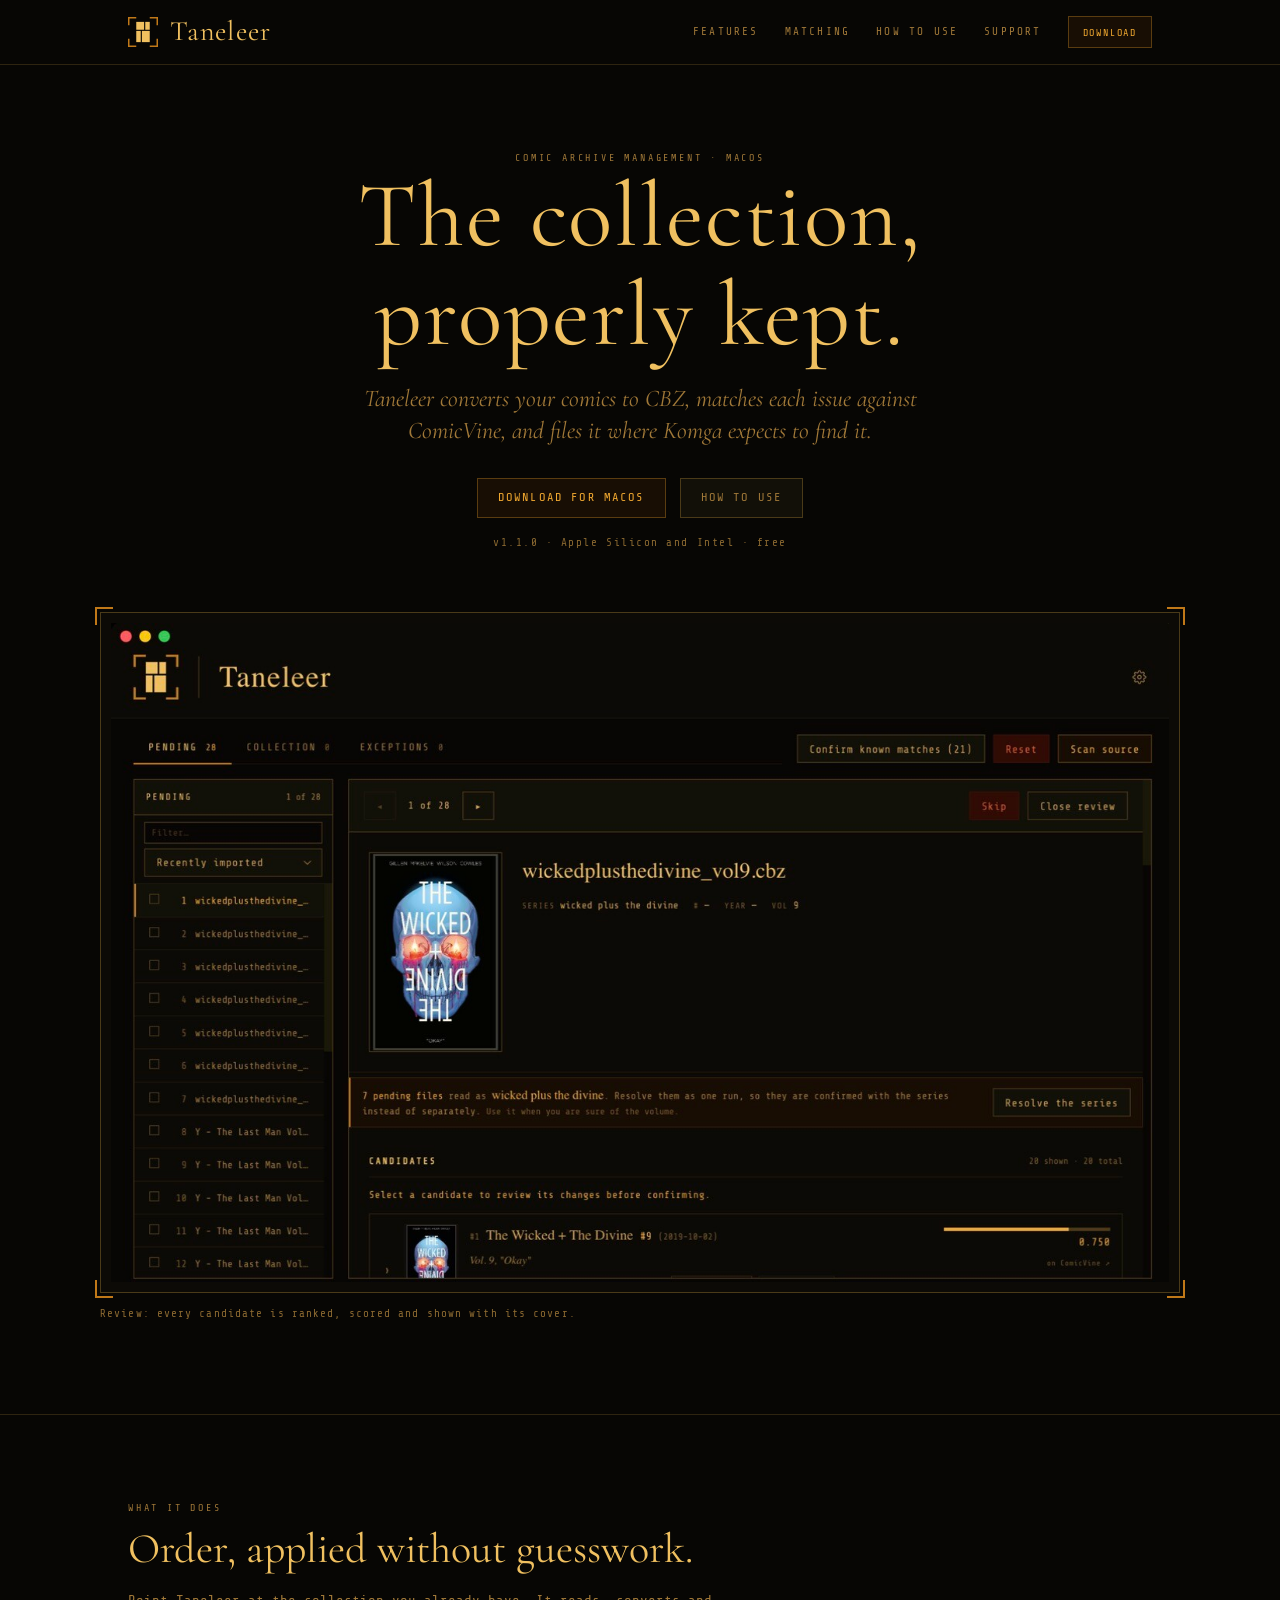
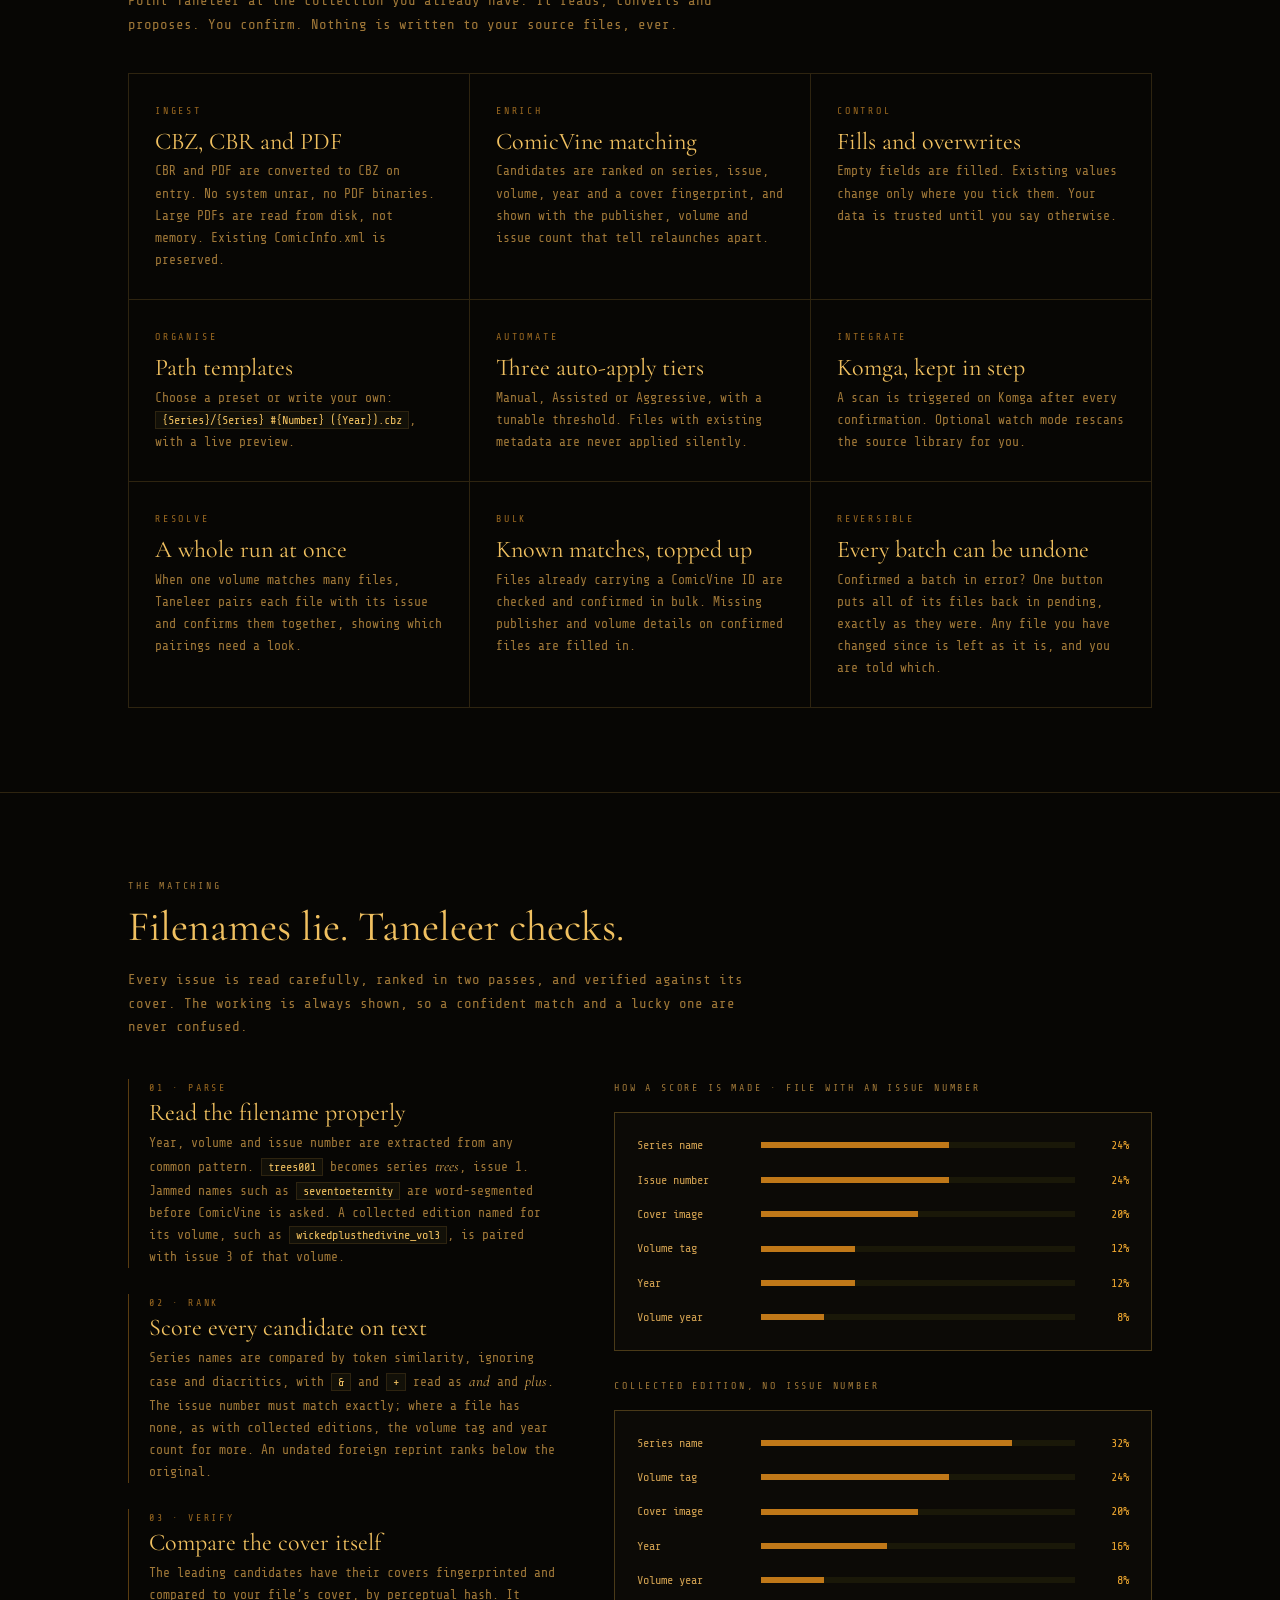
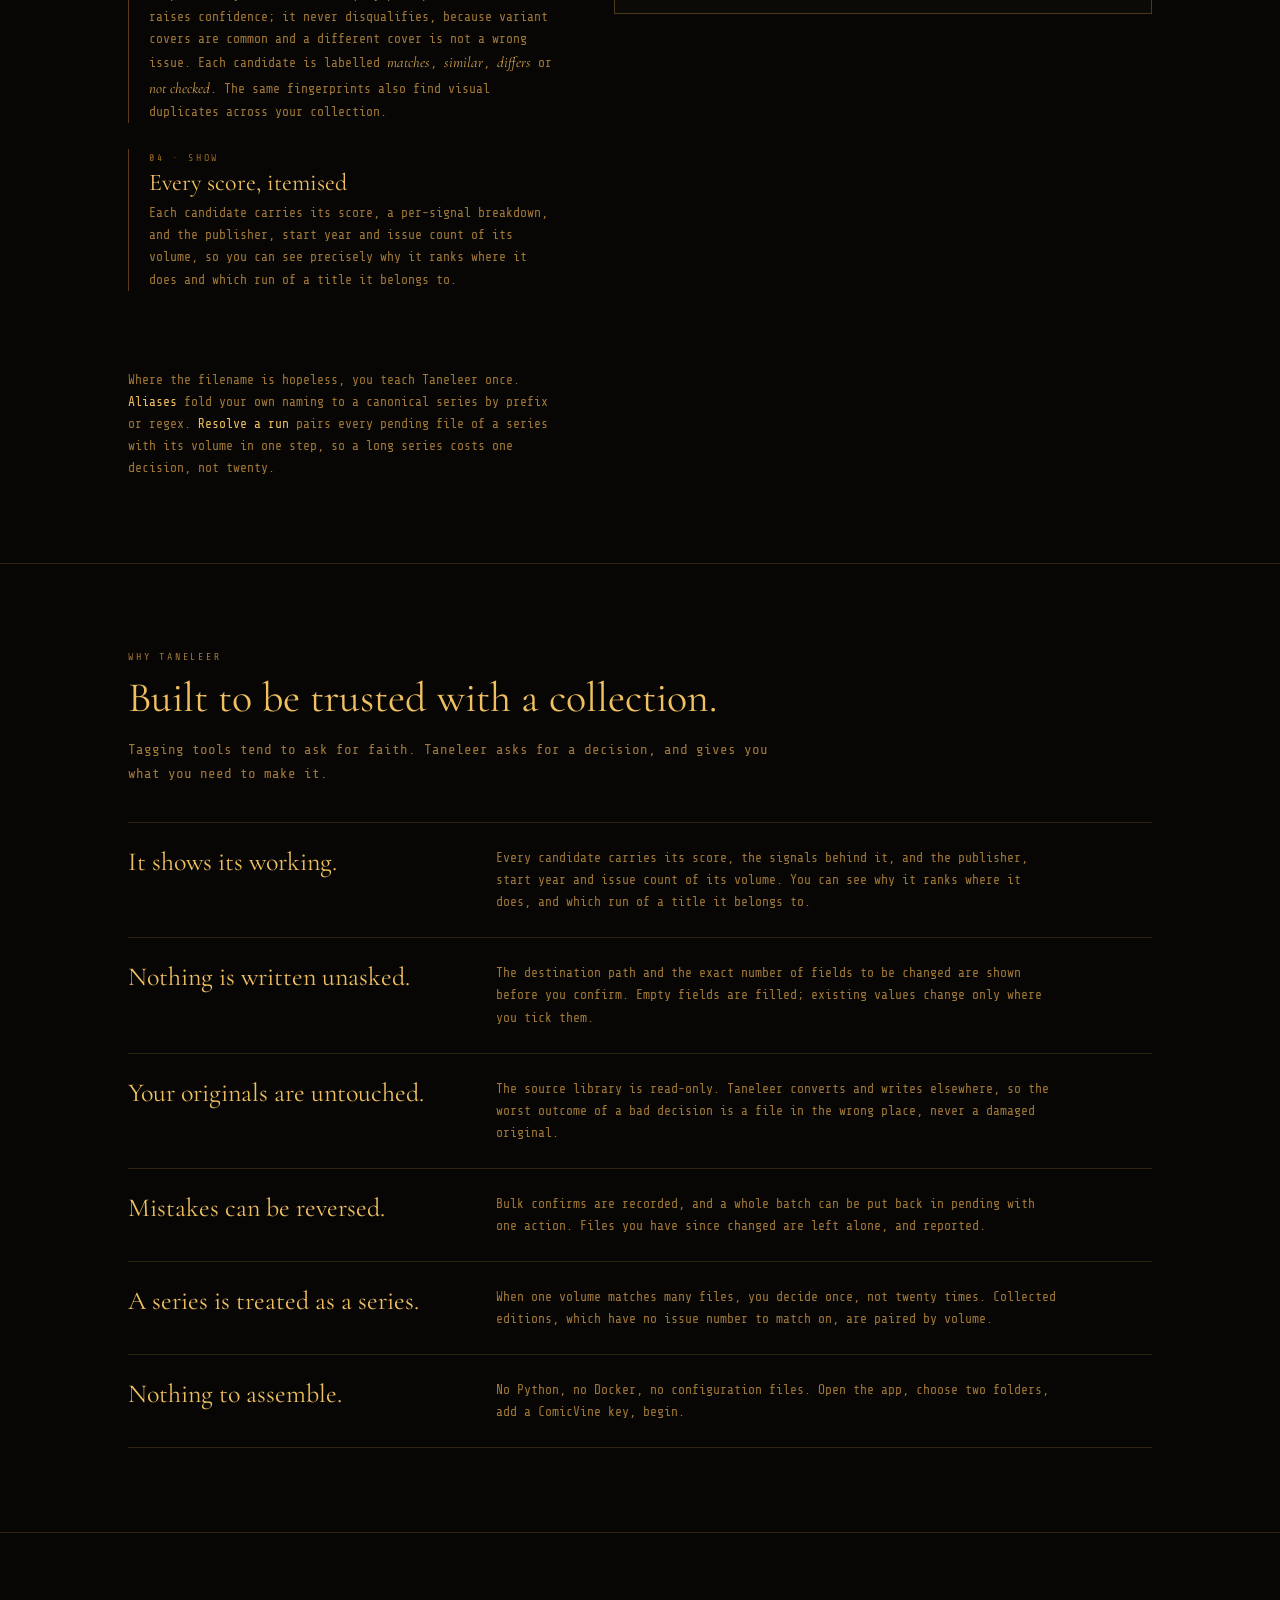
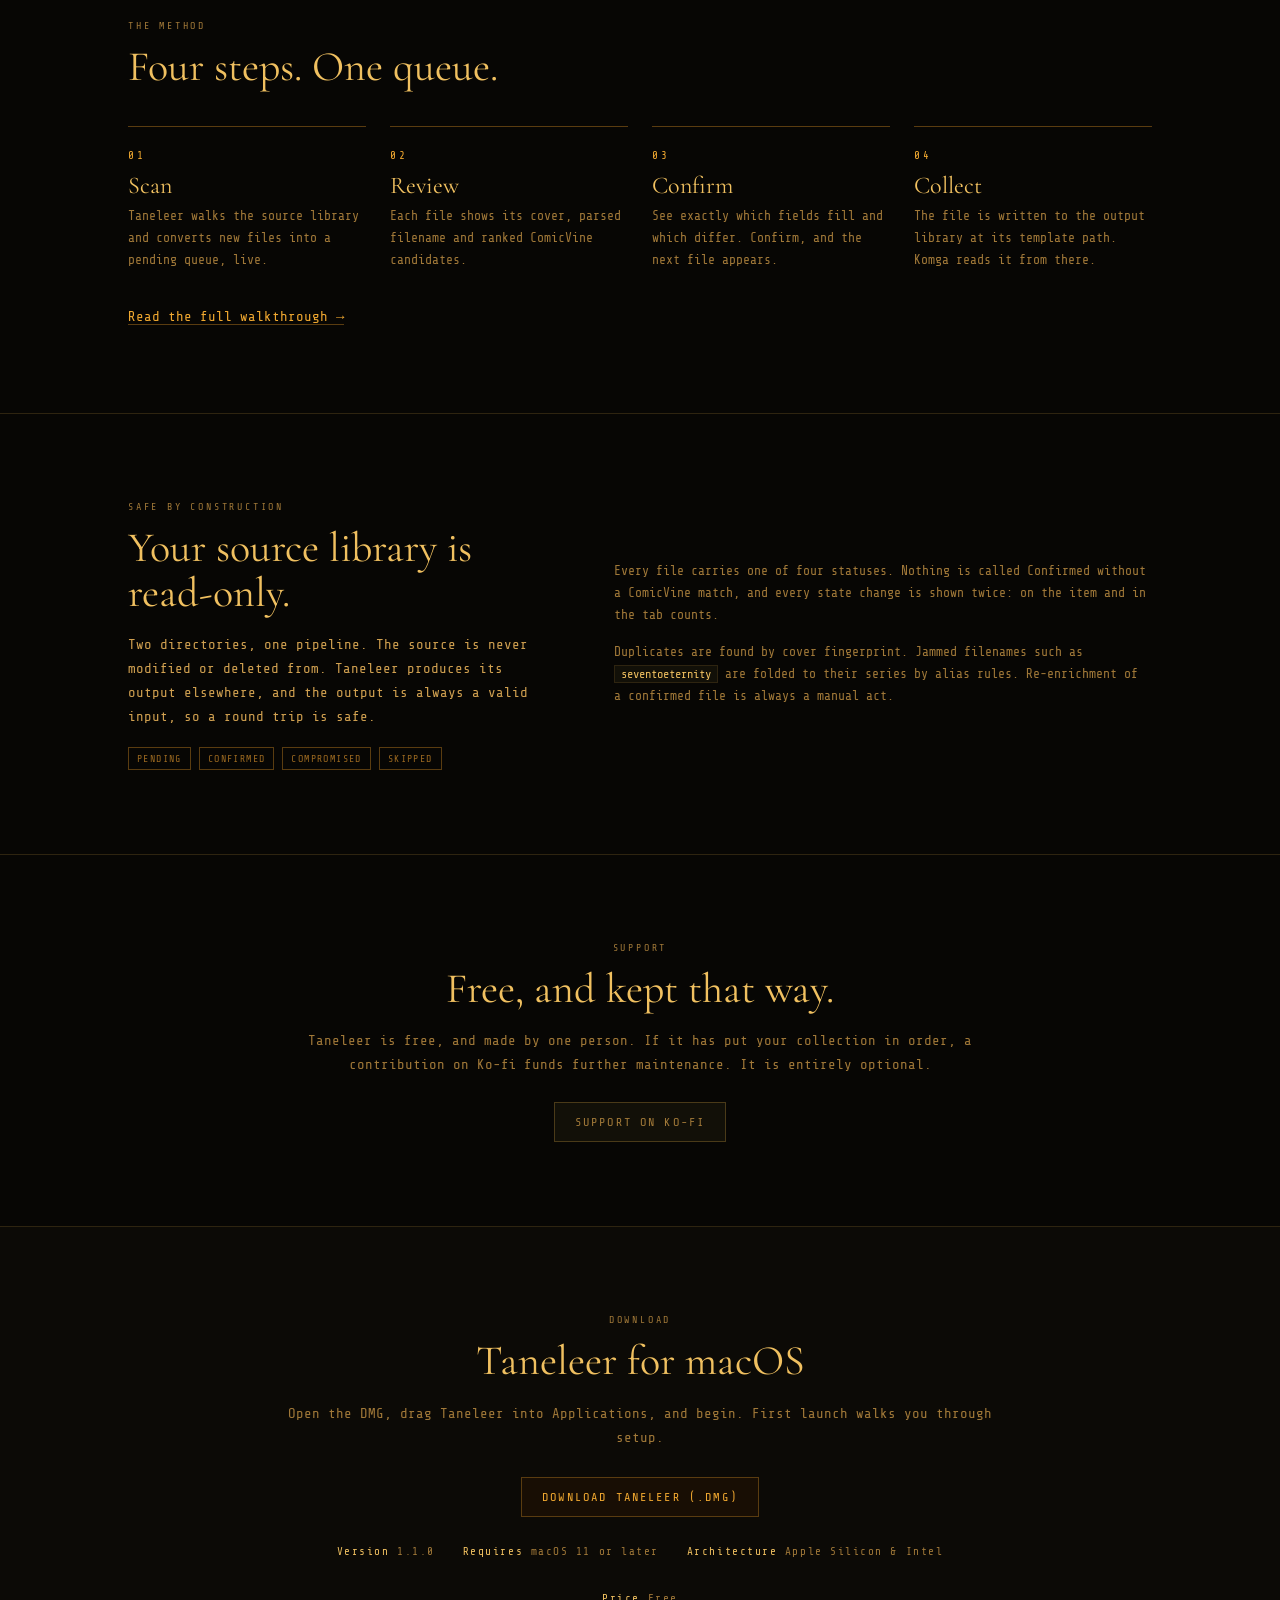
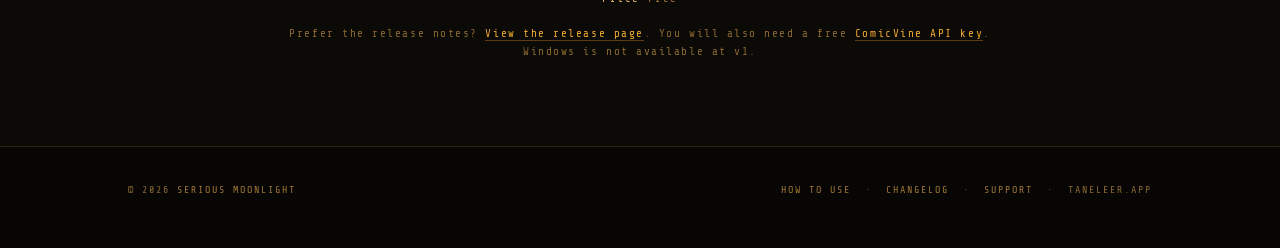
<file: index.html>
<!DOCTYPE html>
<html lang="en">
<head>
<meta charset="UTF-8">
<meta name="viewport" content="width=device-width, initial-scale=1.0">
<title>Taneleer — The collection, properly kept.</title>
<meta name="description" content="A macOS archivist for digital comics. Normalises CBZ, CBR and PDF to CBZ and enriches ComicInfo.xml from ComicVine, ready for Komga.">
<meta name="theme-color" content="#070604">
<link rel="icon" type="image/svg+xml" href="favicon.svg">
<meta property="og:title" content="Taneleer — The collection, properly kept.">
<meta property="og:description" content="A macOS archivist for digital comics. Normalises CBZ, CBR and PDF to CBZ and enriches ComicInfo.xml from ComicVine, ready for Komga.">
<meta property="og:image" content="https://taneleer.app/assets/v11-hero.jpg">
<link rel="preconnect" href="https://fonts.googleapis.com">
<link rel="preconnect" href="https://fonts.gstatic.com" crossorigin>
<link href="https://fonts.googleapis.com/css2?family=Cormorant+Garamond:ital,wght@0,400;1,400&family=Share+Tech+Mono&display=swap" rel="stylesheet">
<link rel="stylesheet" href="styles.css?v=12">
</head>
<body>
<header class="top"><div class="wrap">
  <a class="brand" href="index.html" aria-label="Taneleer home">
    <svg viewBox="0 0 40 40" aria-hidden="true"><g fill="none" stroke="#c07818" stroke-width="2"><path d="M1 11V1h10M29 1h10v10M39 29v10H29M11 39H1V29"/></g><g fill="#f0c060"><rect x="11" y="6.5" width="10.5" height="10.5"/><rect x="23" y="6.5" width="6" height="10.5"/><rect x="11" y="18.5" width="6" height="15"/><rect x="18.5" y="18.5" width="10.5" height="15"/></g></svg>
    Taneleer</a>
  <nav aria-label="Primary">
    <a href="index.html#features" class="hide-s">Features</a>
    <a href="index.html#matching" class="hide-s">Matching</a>
    <a href="how-to.html" class="hide-xs" >How to use</a>
    <a href="https://ko-fi.com/seriousmoonlight">Support</a>
    <a class="btn primary" data-download href="https://github.com/puckrin/taneleer-releases/releases/latest">Download</a>
  </nav>
</div></header>

<main>
<div class="wrap hero">
  <p class="label">Comic archive management &middot; macOS</p>
  <h1>The collection,<br>properly kept.</h1>
  <p class="lede">Taneleer converts your comics to CBZ, matches each issue against ComicVine, and files it where Komga expects to find it.</p>
  <div class="cta">
    <a class="btn primary" data-download href="https://github.com/puckrin/taneleer-releases/releases/latest">Download for macOS</a>
    <a class="btn" href="how-to.html">How to use</a>
  </div>
  <p class="fine">v<span data-version>1.1.0</span> &middot; Apple Silicon and Intel &middot; free</p>
</div>

<div class="wrap stage">
  <figure><div class="shot"><img src="assets/v11-hero.jpg" alt="The Taneleer review panel: wickedplusthedivine_vol9.cbz with its cover, parsed filename, a Resolve the series banner and ranked ComicVine candidates" width="1362" height="848"><i></i></div><figcaption>Review: every candidate is ranked, scored and shown with its cover.</figcaption></figure>
</div>

<section id="features"><div class="wrap">
  <p class="label">What it does</p>
  <h2>Order, applied without guesswork.</h2>
  <p class="dim" style="max-width:620px">Point Taneleer at the collection you already have. It reads, converts and proposes. You confirm. Nothing is written to your source files, ever.</p>
  <div class="grid">
    <div class="cell"><span class="label">Ingest</span><h3>CBZ, CBR and PDF</h3><p>CBR and PDF are converted to CBZ on entry. No system unrar, no PDF binaries. Large PDFs are read from disk, not memory. Existing ComicInfo.xml is preserved.</p></div>
    <div class="cell"><span class="label">Enrich</span><h3>ComicVine matching</h3><p>Candidates are ranked on series, issue, volume, year and a cover fingerprint, and shown with the publisher, volume and issue count that tell relaunches apart.</p></div>
    <div class="cell"><span class="label">Control</span><h3>Fills and overwrites</h3><p>Empty fields are filled. Existing values change only where you tick them. Your data is trusted until you say otherwise.</p></div>
    <div class="cell"><span class="label">Organise</span><h3>Path templates</h3><p>Choose a preset or write your own: <code>{Series}/{Series} #{Number} ({Year}).cbz</code>, with a live preview.</p></div>
    <div class="cell"><span class="label">Automate</span><h3>Three auto-apply tiers</h3><p>Manual, Assisted or Aggressive, with a tunable threshold. Files with existing metadata are never applied silently.</p></div>
    <div class="cell"><span class="label">Integrate</span><h3>Komga, kept in step</h3><p>A scan is triggered on Komga after every confirmation. Optional watch mode rescans the source library for you.</p></div>

    <div class="cell"><span class="label">Resolve</span><h3>A whole run at once</h3><p>When one volume matches many files, Taneleer pairs each file with its issue and confirms them together, showing which pairings need a look.</p></div>
    <div class="cell"><span class="label">Bulk</span><h3>Known matches, topped up</h3><p>Files already carrying a ComicVine ID are checked and confirmed in bulk. Missing publisher and volume details on confirmed files are filled in.</p></div>
    <div class="cell"><span class="label">Reversible</span><h3>Every batch can be undone</h3><p>Confirmed a batch in error? One button puts all of its files back in pending, exactly as they were. Any file you have changed since is left as it is, and you are told which.</p></div>  </div>
</div></section>

<section id="matching"><div class="wrap">
  <p class="label">The matching</p>
  <h2>Filenames lie. Taneleer checks.</h2>
  <p class="dim" style="max-width:640px">Every issue is read carefully, ranked in two passes, and verified against its cover. The working is always shown, so a confident match and a lucky one are never confused.</p>
  <div class="split" style="margin-top:40px;align-items:start">
    <ol class="mlist">
      <li><span class="label">01 &middot; Parse</span><h3>Read the filename properly</h3><p>Year, volume and issue number are extracted from any common pattern. <code>trees001</code> becomes series <em>trees</em>, issue 1. Jammed names such as <code>seventoeternity</code> are word-segmented before ComicVine is asked. A collected edition named for its volume, such as <code>wickedplusthedivine_vol3</code>, is paired with issue 3 of that volume.</p></li>
      <li><span class="label">02 &middot; Rank</span><h3>Score every candidate on text</h3><p>Series names are compared by token similarity, ignoring case and diacritics, with <code>&amp;</code> and <code>+</code> read as <em>and</em> and <em>plus</em>. The issue number must match exactly; where a file has none, as with collected editions, the volume tag and year count for more. An undated foreign reprint ranks below the original.</p></li>
      <li><span class="label">03 &middot; Verify</span><h3>Compare the cover itself</h3><p>The leading candidates have their covers fingerprinted and compared to your file&rsquo;s cover, by perceptual hash. It raises confidence; it never disqualifies, because variant covers are common and a different cover is not a wrong issue. Each candidate is labelled <em>matches</em>, <em>similar</em>, <em>differs</em> or <em>not checked</em>. The same fingerprints also find visual duplicates across your collection.</p></li>
      <li><span class="label">04 &middot; Show</span><h3>Every score, itemised</h3><p>Each candidate carries its score, a per-signal breakdown, and the publisher, start year and issue count of its volume, so you can see precisely why it ranks where it does and which run of a title it belongs to.</p></li>
    </ol>
    <div>
      <p class="label">How a score is made &middot; file with an issue number</p>
      <div class="signals" role="img" aria-label="Score weights for a file with an issue number: series name 24 percent, issue number 24 percent, cover 20 percent, volume tag 12 percent, year 12 percent, volume year 8 percent">
        <div><span>Series name</span><b style="--w:24%"></b><em>24%</em></div>
        <div><span>Issue number</span><b style="--w:24%"></b><em>24%</em></div>
        <div><span>Cover image</span><b style="--w:20%"></b><em>20%</em></div>
        <div><span>Volume tag</span><b style="--w:12%"></b><em>12%</em></div>
        <div><span>Year</span><b style="--w:12%"></b><em>12%</em></div>
        <div><span>Volume year</span><b style="--w:8%"></b><em>8%</em></div>
      </div>
      <p class="label" style="margin-top:26px">Collected edition, no issue number</p>
      <div class="signals" role="img" aria-label="Score weights for a file without an issue number: series name 32 percent, volume tag 24 percent, cover 20 percent, year 16 percent, volume year 8 percent">
        <div><span>Series name</span><b style="--w:32%"></b><em>32%</em></div>
        <div><span>Volume tag</span><b style="--w:24%"></b><em>24%</em></div>
        <div><span>Cover image</span><b style="--w:20%"></b><em>20%</em></div>
        <div><span>Year</span><b style="--w:16%"></b><em>16%</em></div>
        <div><span>Volume year</span><b style="--w:8%"></b><em>8%</em></div>
      </div>
      </div>
      <p class="dim" style="font-size:13px;margin-top:22px">Where the filename is hopeless, you teach Taneleer once. <b style="color:var(--tx0);font-weight:400">Aliases</b> fold your own naming to a canonical series by prefix or regex. <b style="color:var(--tx0);font-weight:400">Resolve a run</b> pairs every pending file of a series with its volume in one step, so a long series costs one decision, not twenty.</p>
    </div>
  </div>
</div></section>

<section id="why"><div class="wrap">
  <p class="label">Why Taneleer</p>
  <h2>Built to be trusted with a collection.</h2>
  <p class="dim" style="max-width:640px">Tagging tools tend to ask for faith. Taneleer asks for a decision, and gives you what you need to make it.</p>
  <dl class="why">
    <div><dt>It shows its working.</dt><dd>Every candidate carries its score, the signals behind it, and the publisher, start year and issue count of its volume. You can see why it ranks where it does, and which run of a title it belongs to.</dd></div>
    <div><dt>Nothing is written unasked.</dt><dd>The destination path and the exact number of fields to be changed are shown before you confirm. Empty fields are filled; existing values change only where you tick them.</dd></div>
    <div><dt>Your originals are untouched.</dt><dd>The source library is read-only. Taneleer converts and writes elsewhere, so the worst outcome of a bad decision is a file in the wrong place, never a damaged original.</dd></div>
    <div><dt>Mistakes can be reversed.</dt><dd>Bulk confirms are recorded, and a whole batch can be put back in pending with one action. Files you have since changed are left alone, and reported.</dd></div>
    <div><dt>A series is treated as a series.</dt><dd>When one volume matches many files, you decide once, not twenty times. Collected editions, which have no issue number to match on, are paired by volume.</dd></div>
    <div><dt>Nothing to assemble.</dt><dd>No Python, no Docker, no configuration files. Open the app, choose two folders, add a ComicVine key, begin.</dd></div>
  </dl>
</div></section>

<section><div class="wrap">
  <p class="label">The method</p>
  <h2>Four steps. One queue.</h2>
  <ol class="steps">
    <li><h3>Scan</h3><p>Taneleer walks the source library and converts new files into a pending queue, live.</p></li>
    <li><h3>Review</h3><p>Each file shows its cover, parsed filename and ranked ComicVine candidates.</p></li>
    <li><h3>Confirm</h3><p>See exactly which fields fill and which differ. Confirm, and the next file appears.</p></li>
    <li><h3>Collect</h3><p>The file is written to the output library at its template path. Komga reads it from there.</p></li>
  </ol>
  <p style="margin-top:34px"><a href="how-to.html">Read the full walkthrough &rarr;</a></p>
</div></section>

<section><div class="wrap split">
  <div>
    <p class="label">Safe by construction</p>
    <h2>Your source library is read-only.</h2>
    <p>Two directories, one pipeline. The source is never modified or deleted from. Taneleer produces its output elsewhere, and the output is always a valid input, so a round trip is safe.</p>
    <div class="tags"><span class="tag">Pending</span><span class="tag">Confirmed</span><span class="tag">Compromised</span><span class="tag">Skipped</span></div>
  </div>
  <div>
    <p class="dim" style="font-size:13px">Every file carries one of four statuses. Nothing is called Confirmed without a ComicVine match, and every state change is shown twice: on the item and in the tab counts.</p>
    <p class="dim" style="font-size:13px;margin-top:14px">Duplicates are found by cover fingerprint. Jammed filenames such as <code>seventoeternity</code> are folded to their series by alias rules. Re-enrichment of a confirmed file is always a manual act.</p>
  </div>
</div></section>

<section id="support"><div class="wrap narrow" style="text-align:center">
  <p class="label">Support</p>
  <h2>Free, and kept that way.</h2>
  <p class="dim">Taneleer is free, and made by one person. If it has put your collection in order, a contribution on Ko-fi funds further maintenance. It is entirely optional.</p>
  <p style="margin-top:26px"><a class="btn" href="https://ko-fi.com/seriousmoonlight">Support on Ko-fi</a></p>
</div></section>

<section id="download" class="download"><div class="wrap narrow">
  <p class="label">Download</p>
  <h2>Taneleer for macOS</h2>
  <p class="dim">Open the DMG, drag Taneleer into Applications, and begin. First launch walks you through setup.</p>
  <p style="margin-top:28px"><a class="btn primary" data-download href="https://github.com/puckrin/taneleer-releases/releases/latest">Download Taneleer (.dmg)</a></p>
  <div class="meta"><span><b>Version</b> <span data-version>1.1.0</span></span><span><b>Requires</b> macOS 11 or later</span><span><b>Architecture</b> Apple Silicon &amp; Intel</span><span><b>Price</b> Free</span></div>
  <p class="fine">Prefer the release notes? <a href="https://github.com/puckrin/taneleer-releases/releases/latest">View the release page</a>. You will also need a free <a href="https://comicvine.gamespot.com/api/">ComicVine API key</a>. Windows is not available at v1.</p>
</div></section>
</main>
<footer><div class="wrap">
  <span>&copy; 2026 <a href="https://seriousmoonlight.co.uk">Serious Moonlight</a></span>
  <span><a href="how-to.html">How to use</a> &nbsp;&middot;&nbsp; <a href="https://github.com/puckrin/taneleer-releases/releases">Changelog</a> &nbsp;&middot;&nbsp; <a href="https://ko-fi.com/seriousmoonlight">Support</a> &nbsp;&middot;&nbsp; taneleer.app</span>
</div></footer>
<script src="site.js?v=1" defer></script>
</body></html>
</file>
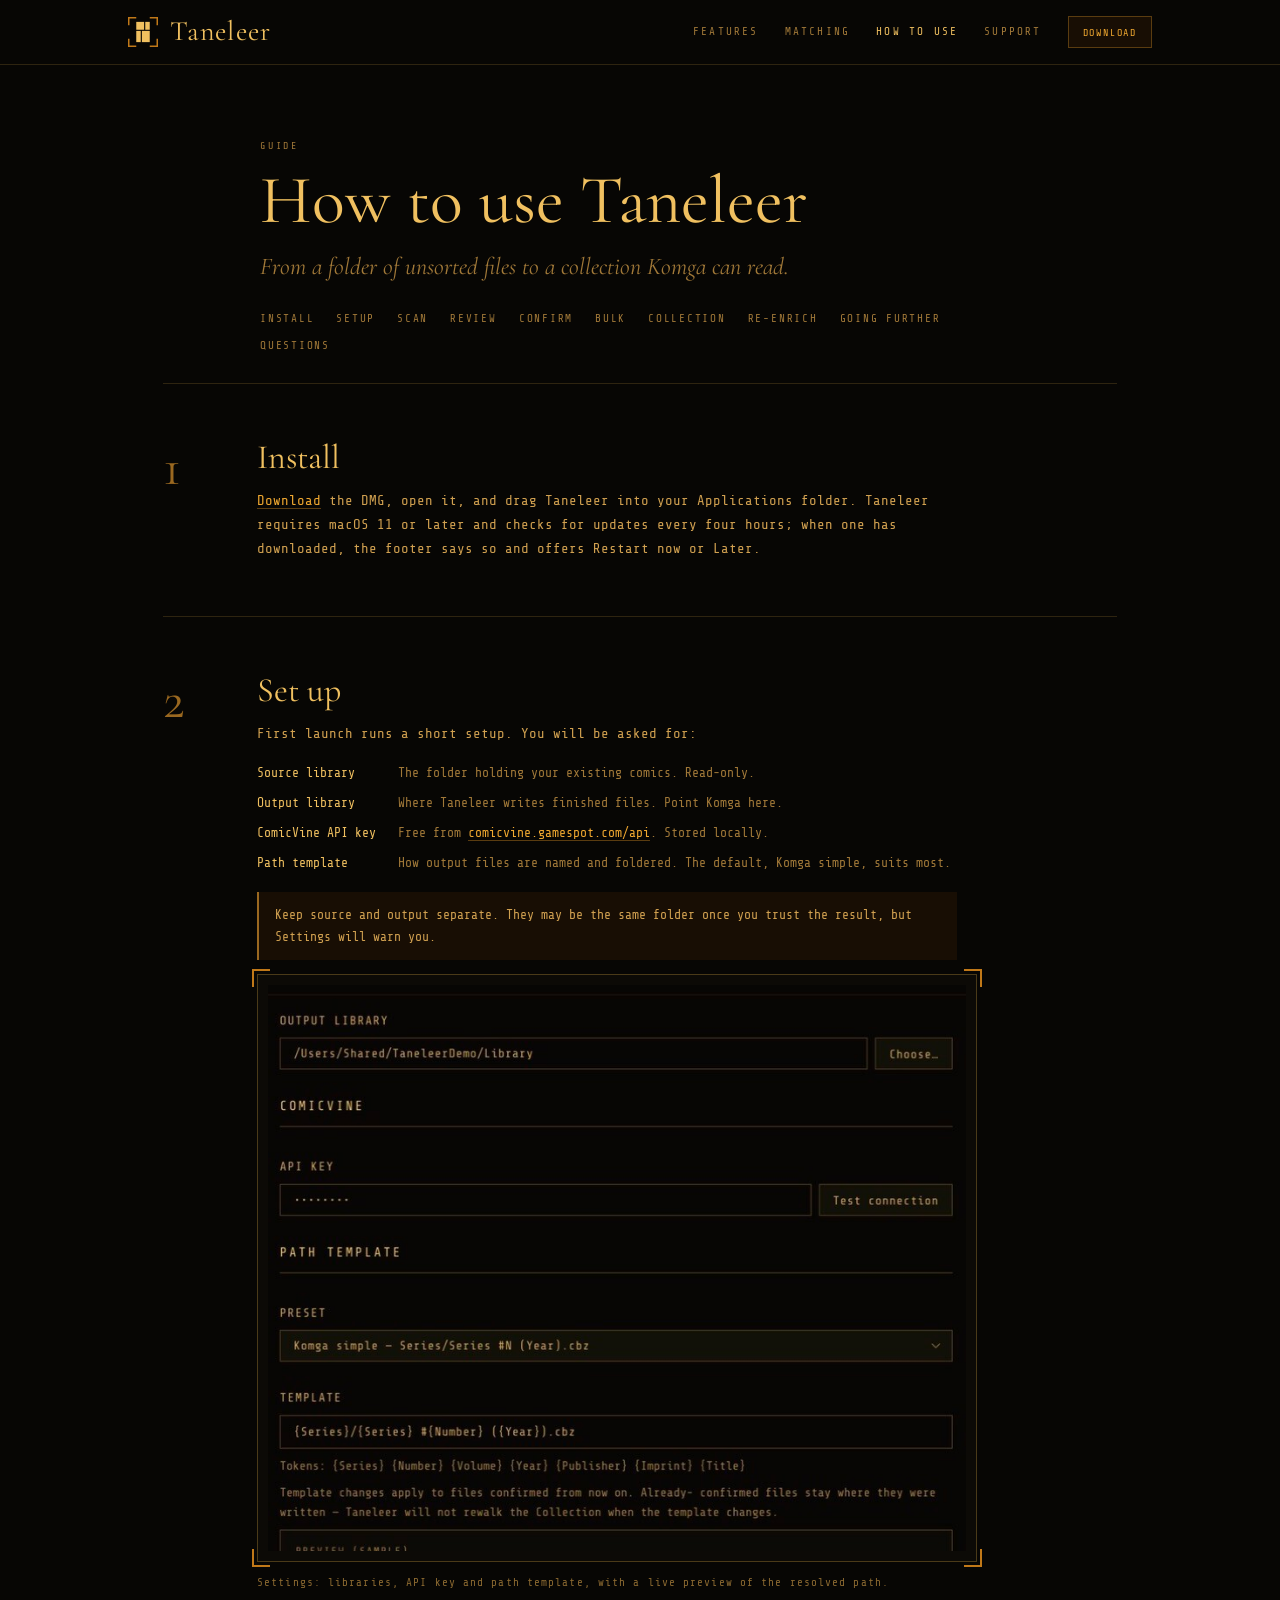
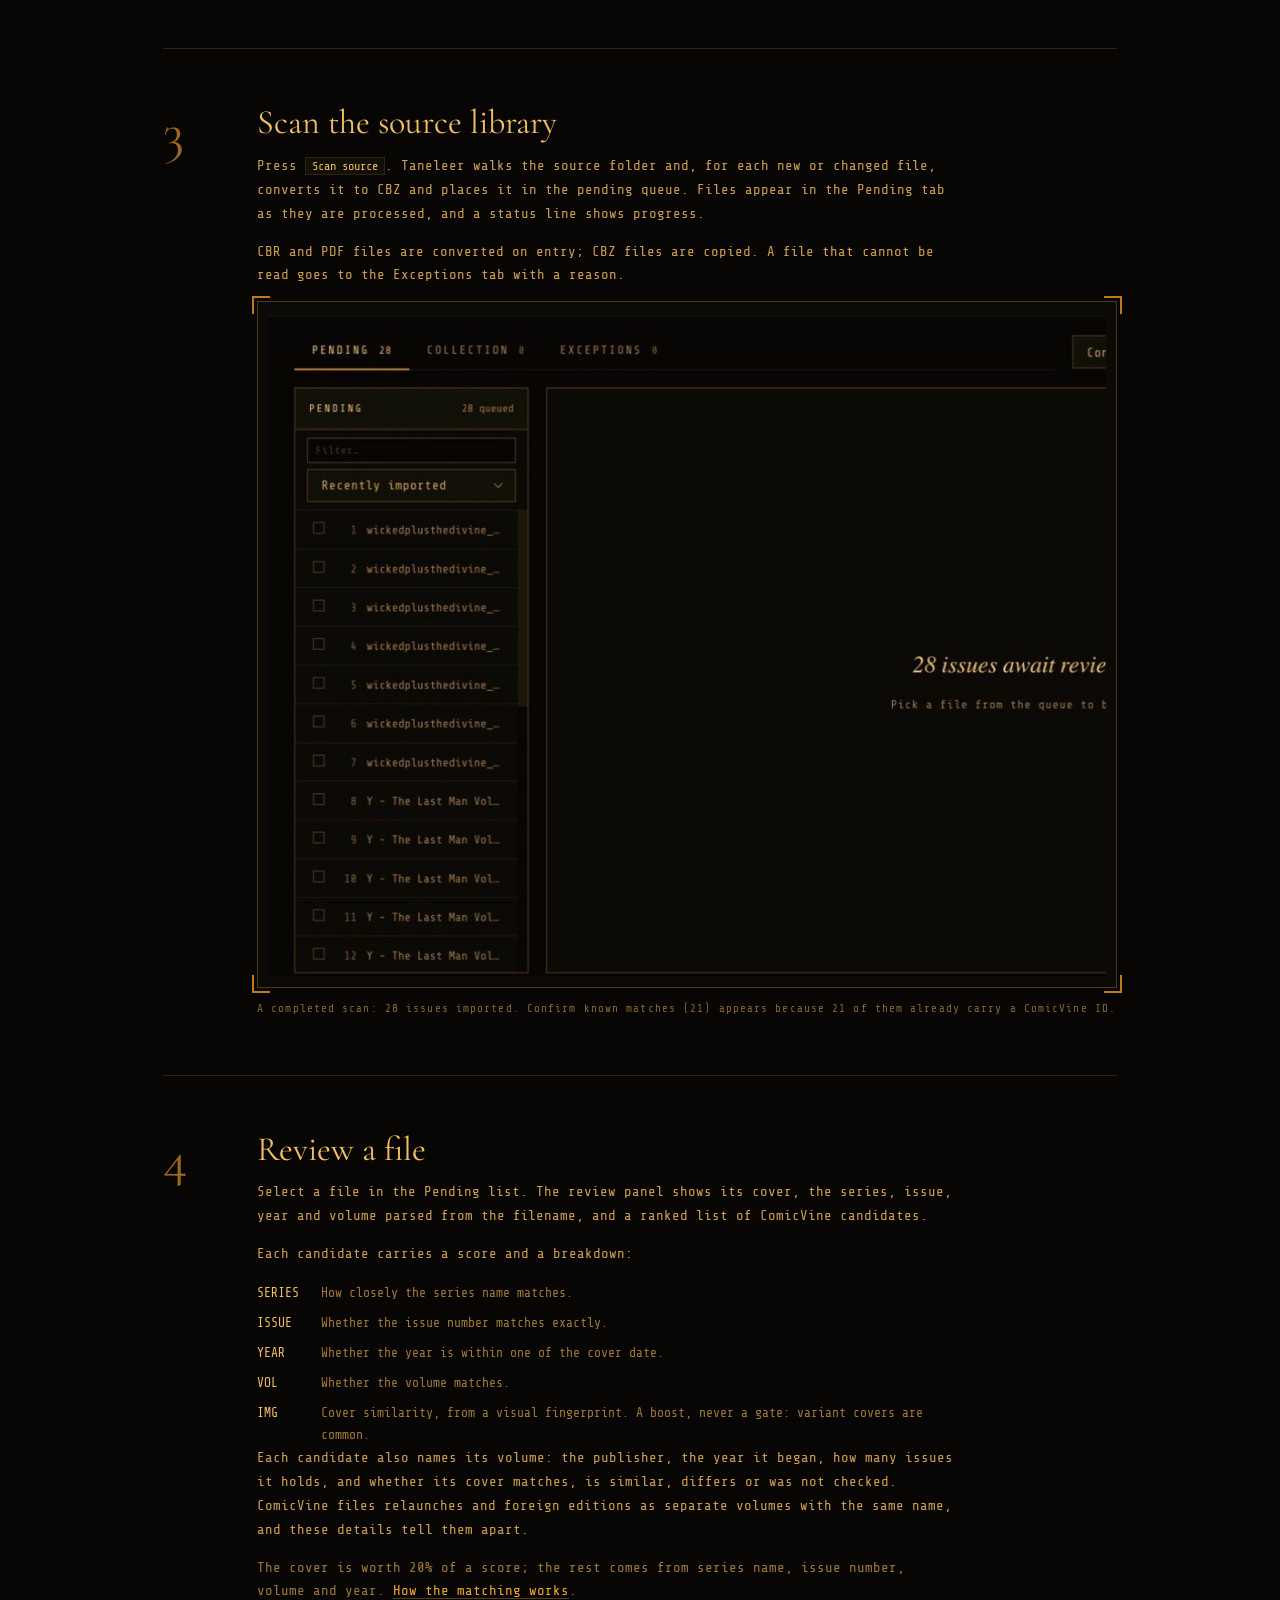
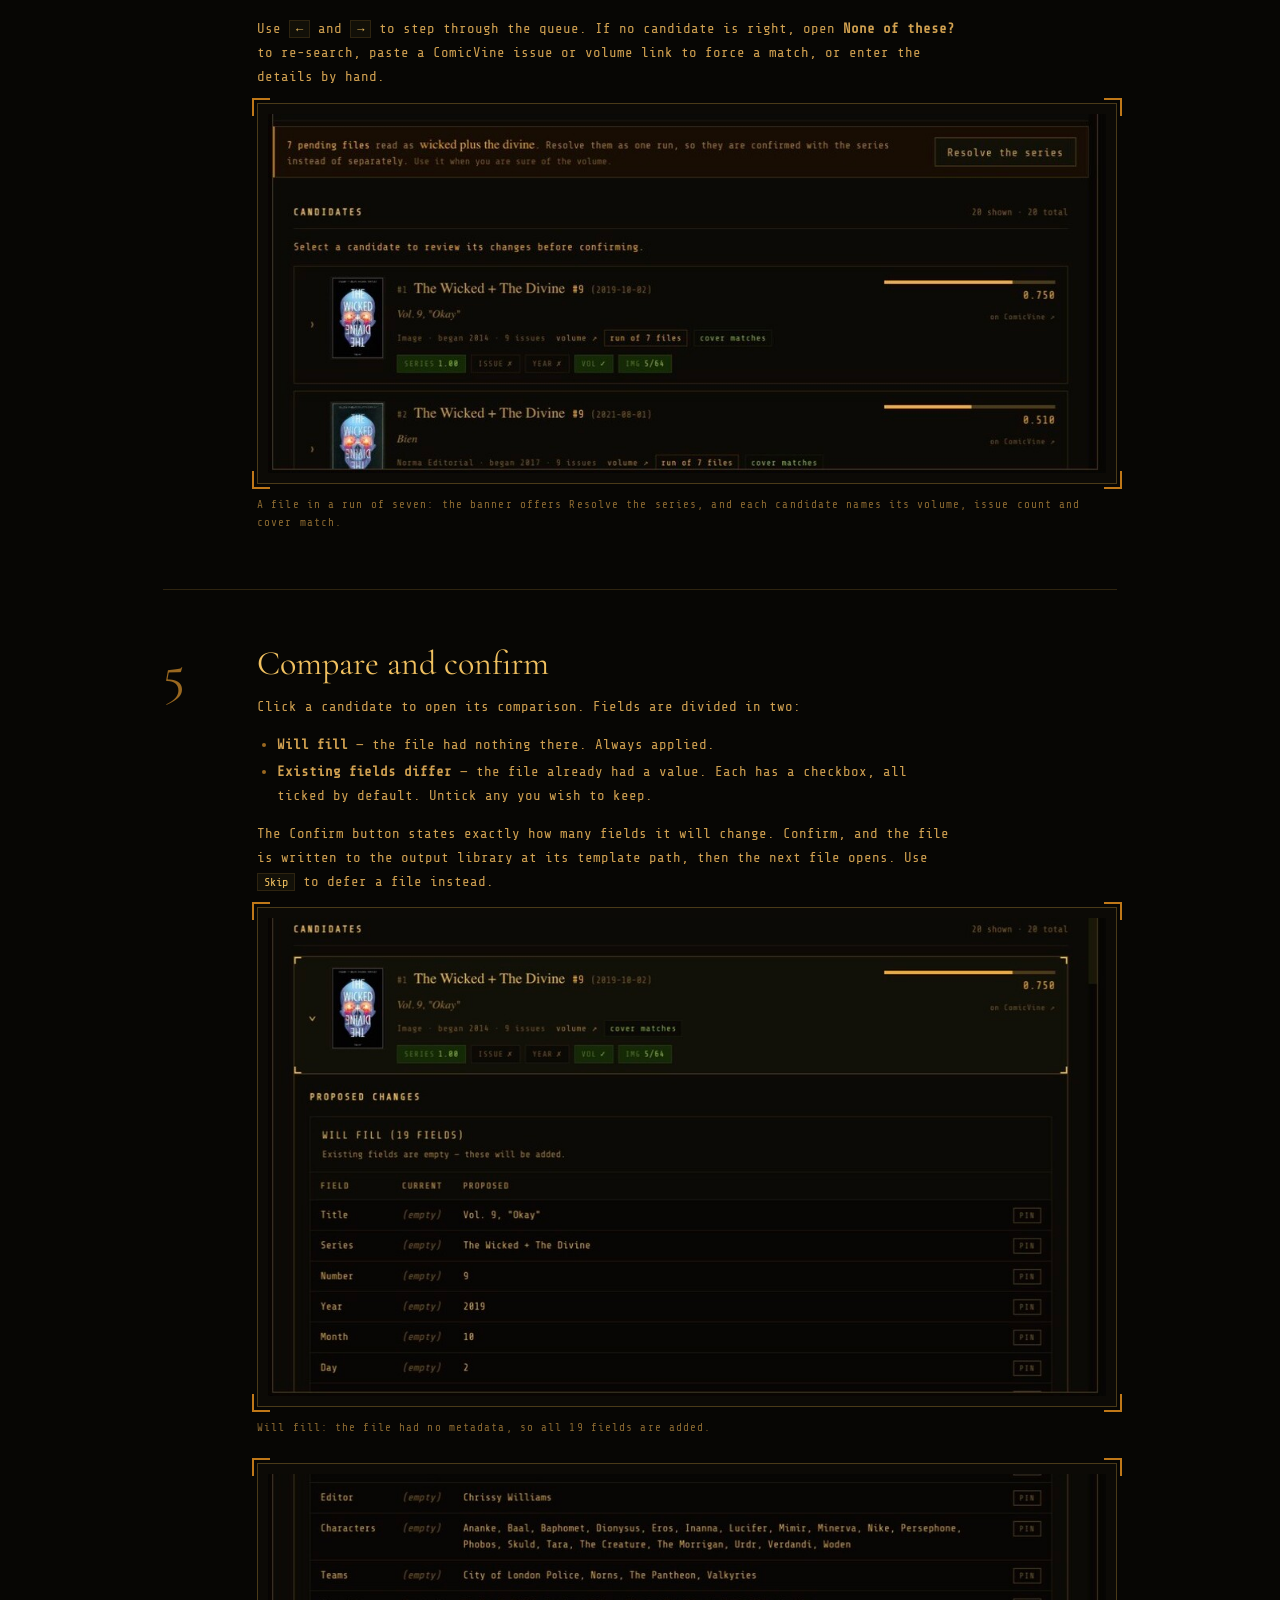
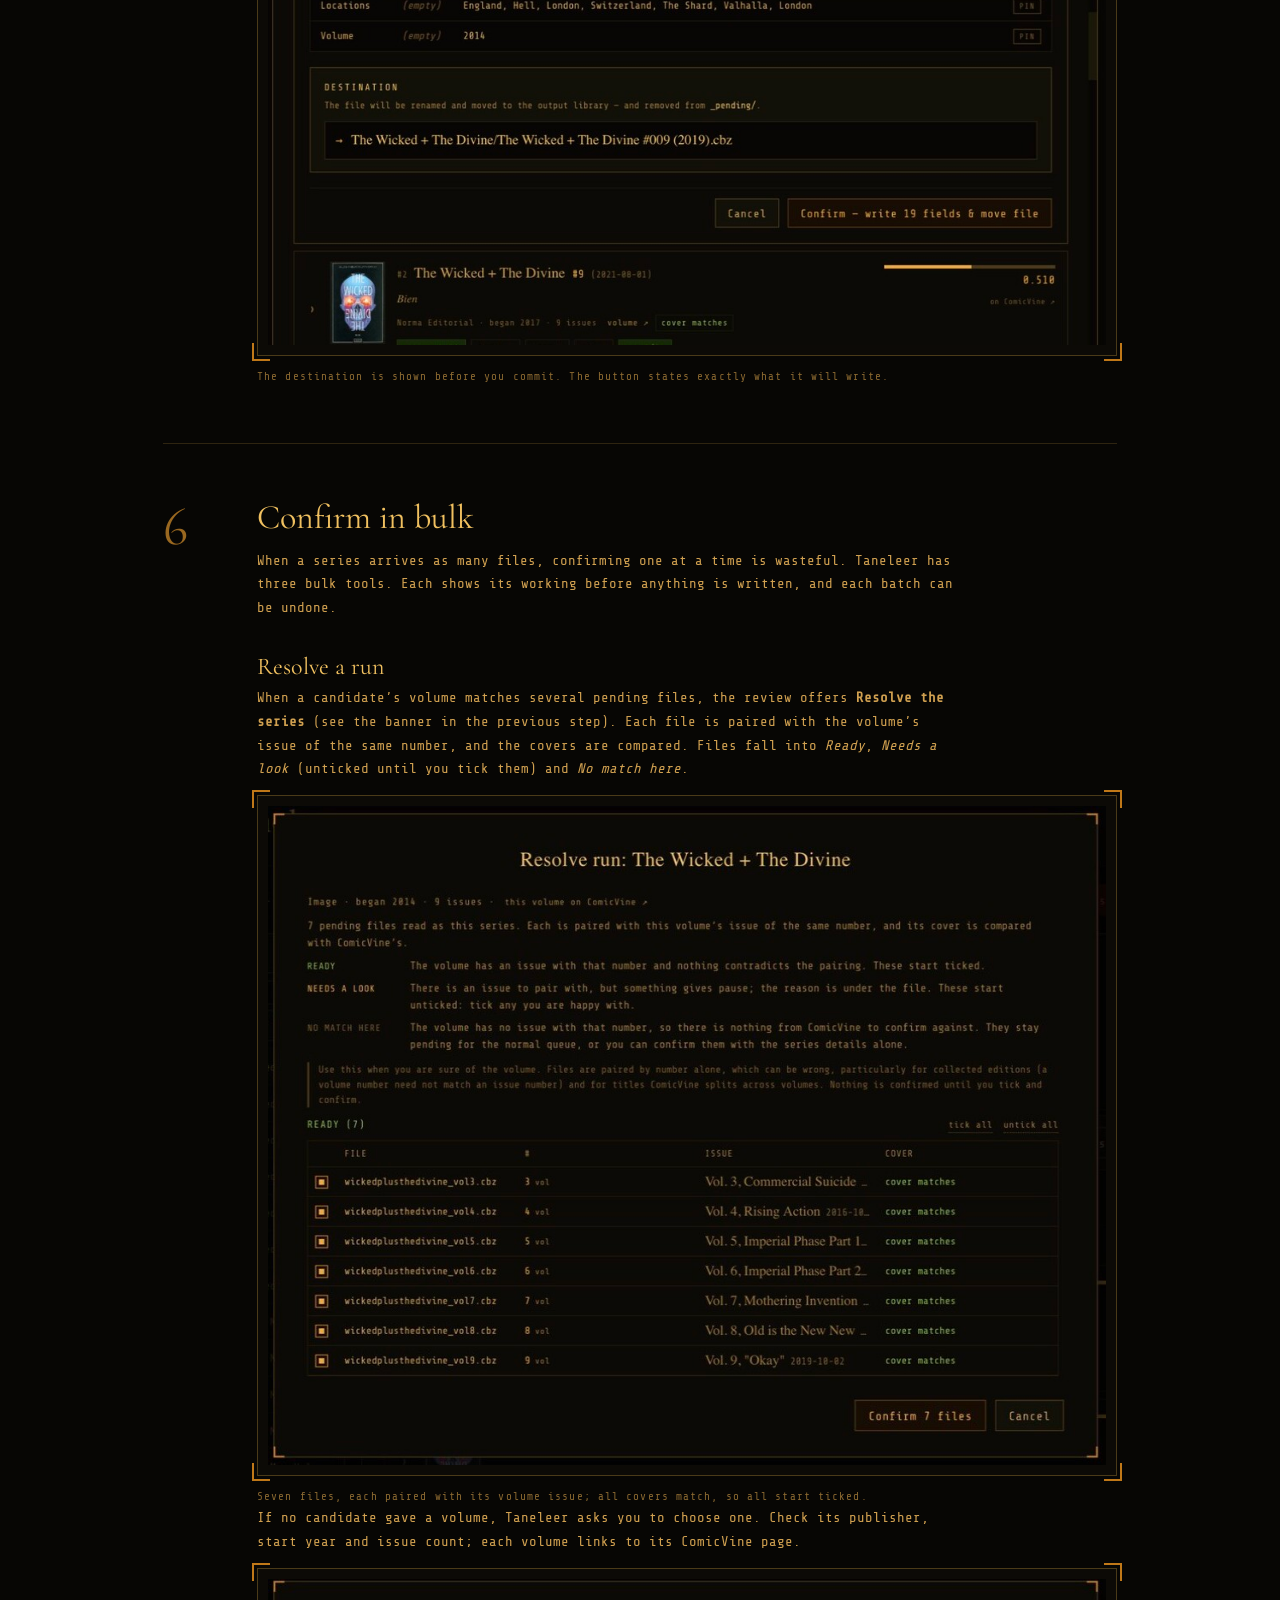
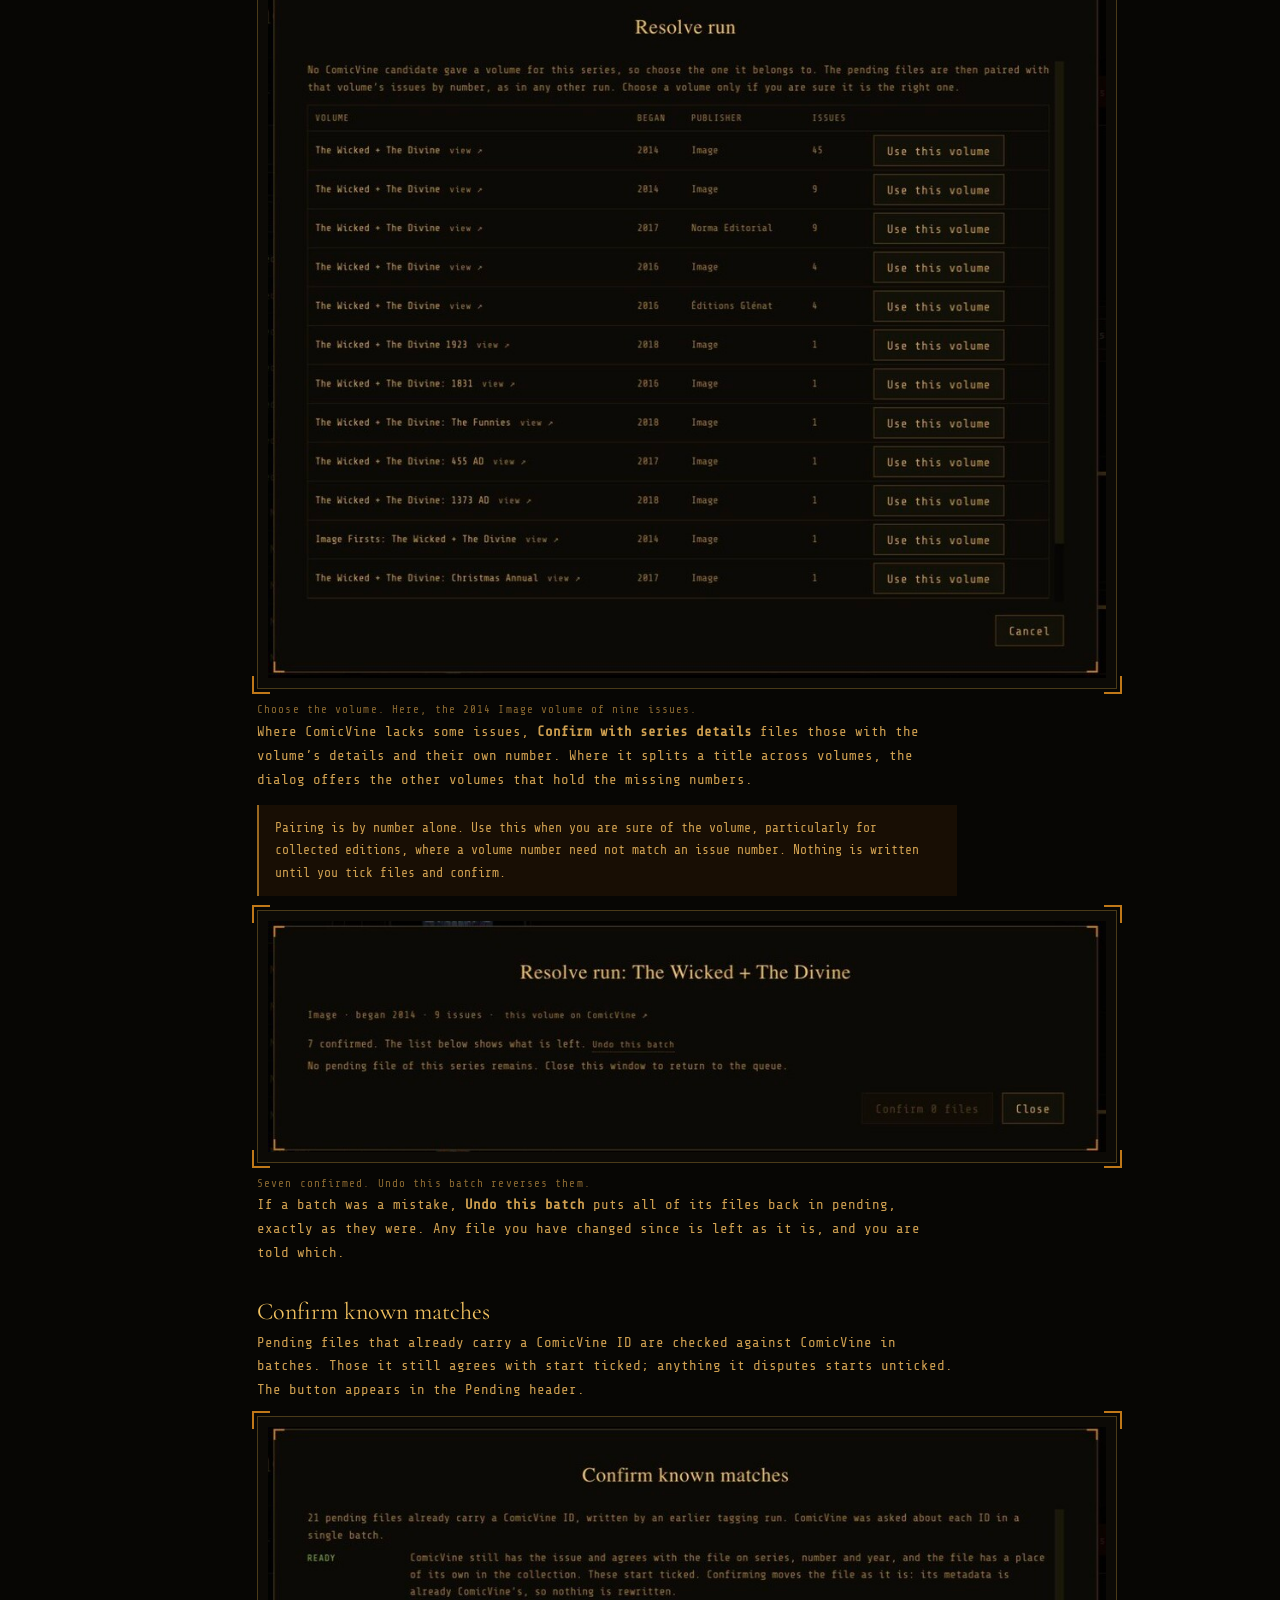
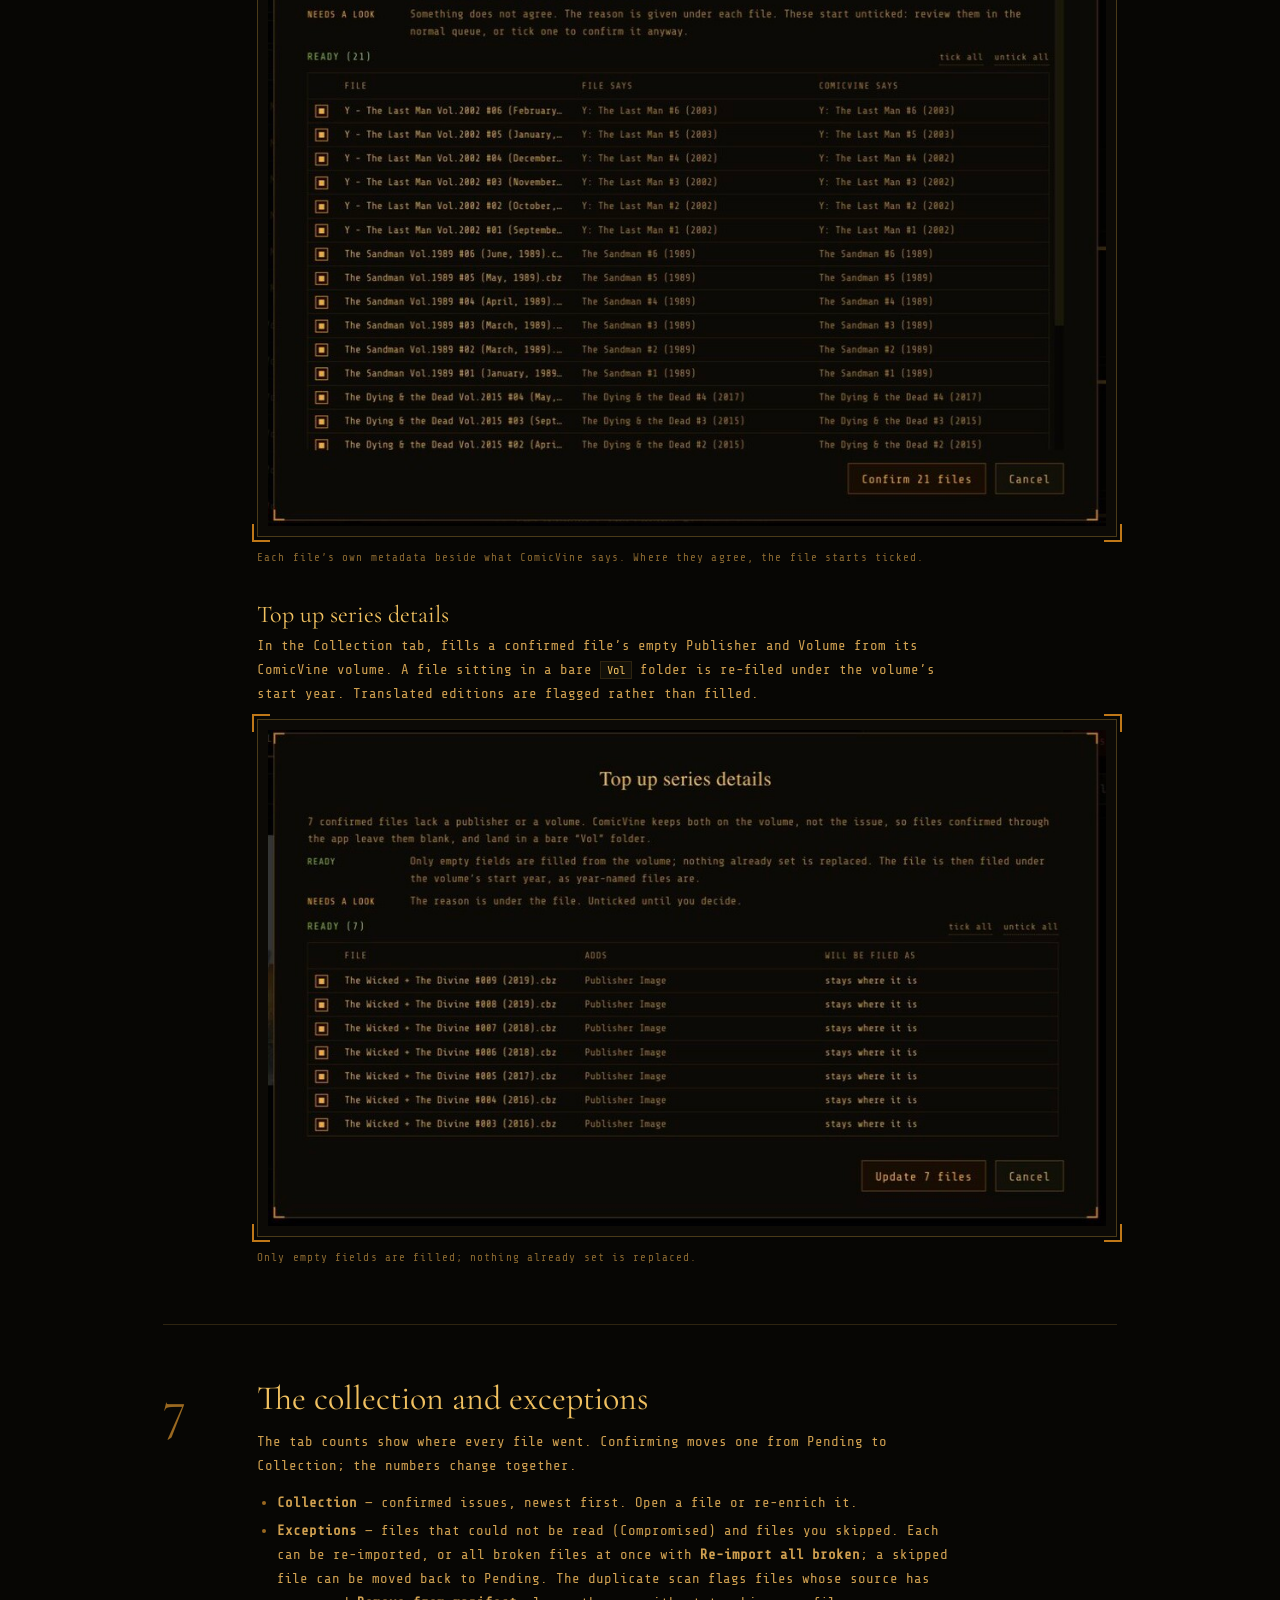
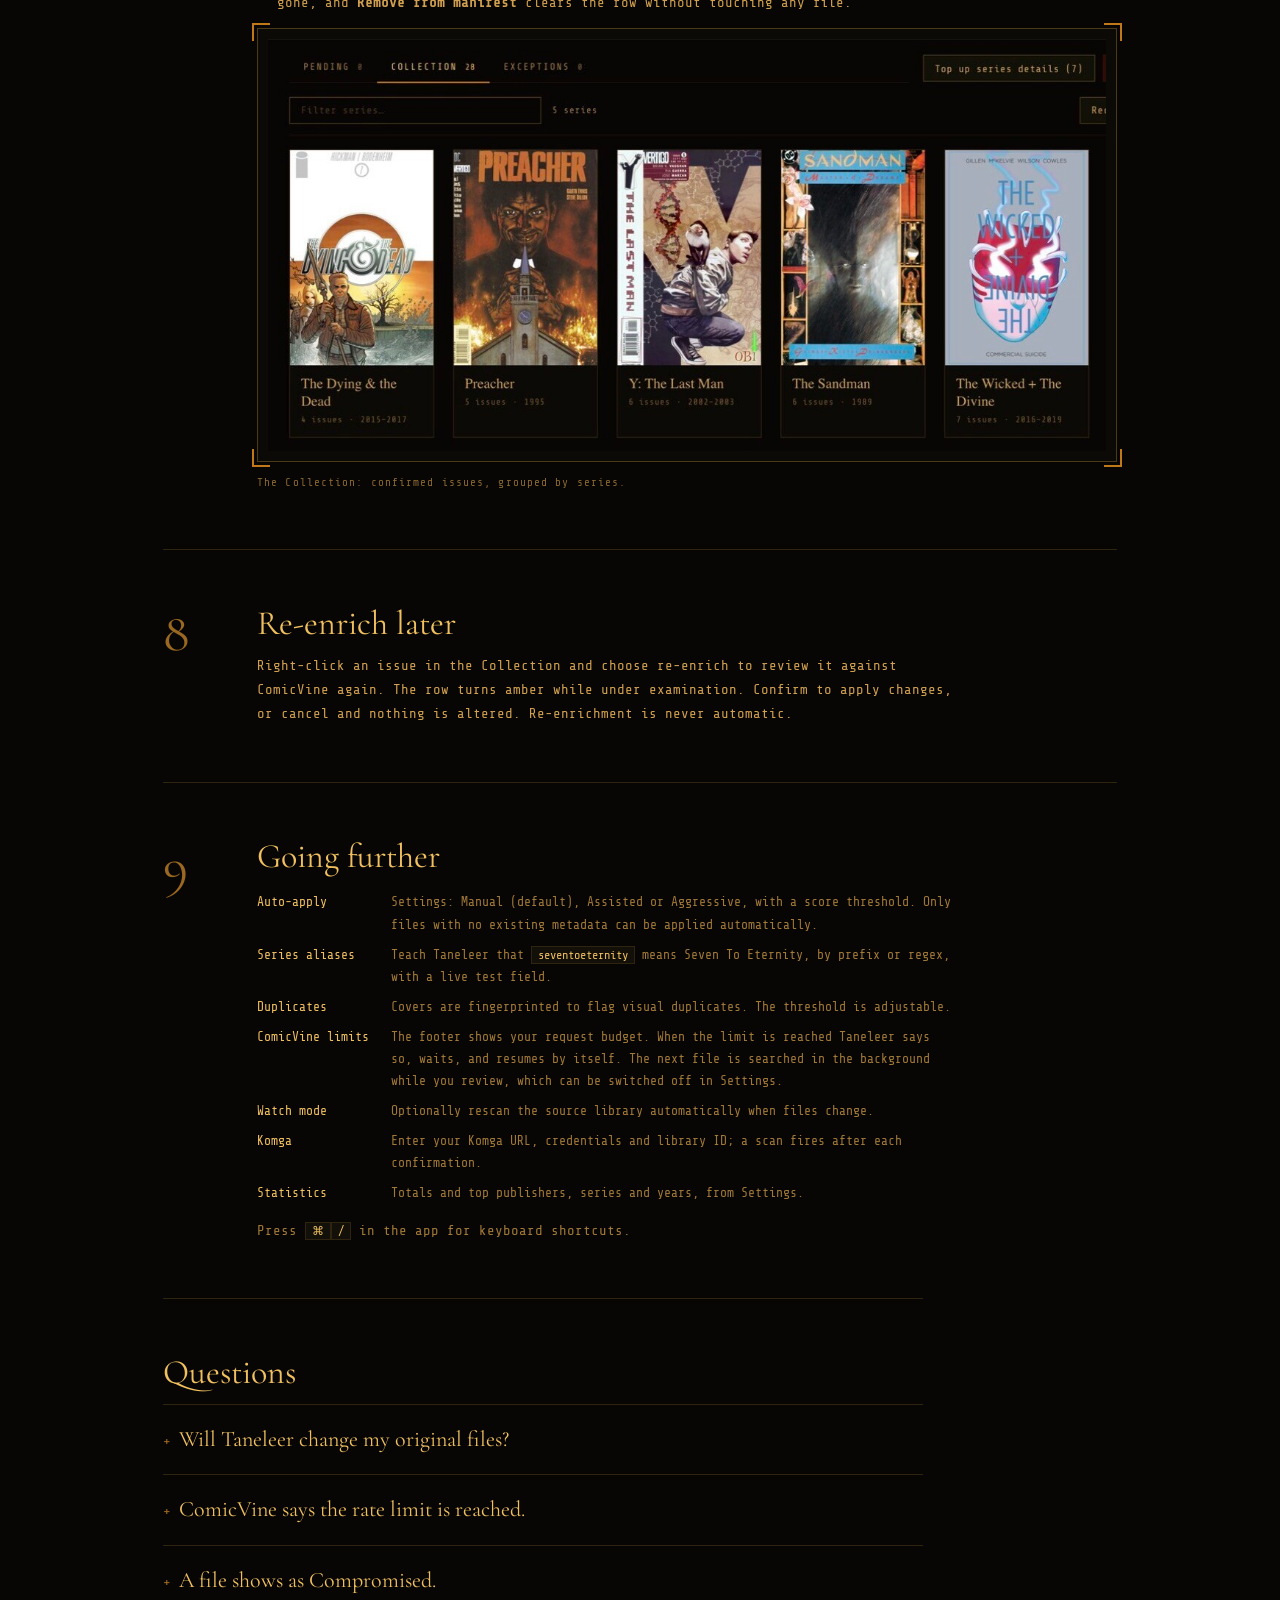
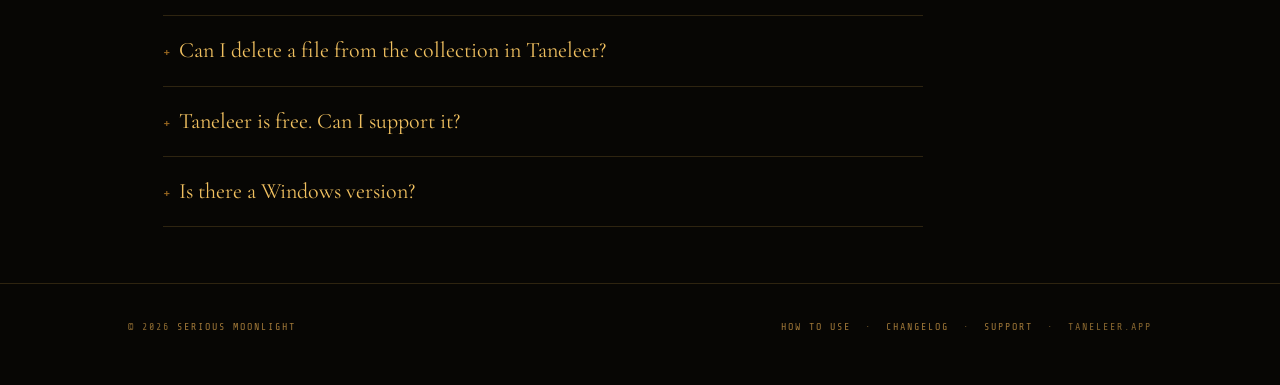
<file: how-to.html>
<!DOCTYPE html>
<html lang="en">
<head>
<meta charset="UTF-8">
<meta name="viewport" content="width=device-width, initial-scale=1.0">
<title>How to use Taneleer</title>
<meta name="description" content="A step-by-step guide to Taneleer: install, set up, scan, review candidates, confirm, and keep the collection in order.">
<meta name="theme-color" content="#070604">
<link rel="icon" type="image/svg+xml" href="favicon.svg">
<meta property="og:title" content="How to use Taneleer">
<meta property="og:description" content="A step-by-step guide to Taneleer: install, set up, scan, review candidates, confirm, and keep the collection in order.">
<meta property="og:image" content="https://taneleer.app/assets/v11-hero.jpg">
<link rel="preconnect" href="https://fonts.googleapis.com">
<link rel="preconnect" href="https://fonts.gstatic.com" crossorigin>
<link href="https://fonts.googleapis.com/css2?family=Cormorant+Garamond:ital,wght@0,400;1,400&family=Share+Tech+Mono&display=swap" rel="stylesheet">
<link rel="stylesheet" href="styles.css?v=12">
</head>
<body>
<header class="top"><div class="wrap">
  <a class="brand" href="index.html" aria-label="Taneleer home">
    <svg viewBox="0 0 40 40" aria-hidden="true"><g fill="none" stroke="#c07818" stroke-width="2"><path d="M1 11V1h10M29 1h10v10M39 29v10H29M11 39H1V29"/></g><g fill="#f0c060"><rect x="11" y="6.5" width="10.5" height="10.5"/><rect x="23" y="6.5" width="6" height="10.5"/><rect x="11" y="18.5" width="6" height="15"/><rect x="18.5" y="18.5" width="10.5" height="15"/></g></svg>
    Taneleer</a>
  <nav aria-label="Primary">
    <a href="index.html#features" class="hide-s">Features</a>
    <a href="index.html#matching" class="hide-s">Matching</a>
    <a href="how-to.html" class="hide-xs" aria-current="page">How to use</a>
    <a href="https://ko-fi.com/seriousmoonlight">Support</a>
    <a class="btn primary" data-download href="https://github.com/puckrin/taneleer-releases/releases/latest">Download</a>
  </nav>
</div></header>

<main>
<div class="wrap narrow pagehead">
  <p class="label">Guide</p>
  <h1>How to use Taneleer</h1>
  <p class="lede">From a folder of unsorted files to a collection Komga can read.</p>
  <div class="toc"><a href="#install">Install</a><a href="#setup">Setup</a><a href="#scan">Scan</a><a href="#review">Review</a><a href="#confirm">Confirm</a><a href="#bulk">Bulk</a><a href="#collection">Collection</a><a href="#reenrich">Re-enrich</a><a href="#more">Going further</a><a href="#faq">Questions</a></div>
</div>
<div class="wrap how">

<div class="step" id="install"><div class="n">1</div><div>
  <h2>Install</h2>
  <p><a href="index.html#download">Download</a> the DMG, open it, and drag Taneleer into your Applications folder. Taneleer requires macOS 11 or later and checks for updates every four hours; when one has downloaded, the footer says so and offers Restart now or Later.</p>
</div></div>

<div class="step" id="setup"><div class="n">2</div><div>
  <h2>Set up</h2>
  <p>First launch runs a short setup. You will be asked for:</p>
  <dl>
    <dt>Source library</dt><dd>The folder holding your existing comics. Read-only.</dd>
    <dt>Output library</dt><dd>Where Taneleer writes finished files. Point Komga here.</dd>
    <dt>ComicVine API key</dt><dd>Free from <a href="https://comicvine.gamespot.com/api/">comicvine.gamespot.com/api</a>. Stored locally.</dd>
    <dt>Path template</dt><dd>How output files are named and foldered. The default, Komga simple, suits most.</dd>
  </dl>
  <p class="note">Keep source and output separate. They may be the same folder once you trust the result, but Settings will warn you.</p>
  <figure style="max-width:720px"><div class="shot"><img src="assets/v11-settings-c.jpg" alt="The Taneleer settings screen showing source library, output library, ComicVine API key and path template" width="800" height="648" loading="lazy"><i></i></div><figcaption>Settings: libraries, API key and path template, with a live preview of the resolved path.</figcaption></figure>
</div></div>

<div class="step" id="scan"><div class="n">3</div><div>
  <h2>Scan the source library</h2>
  <p>Press <kbd>Scan source</kbd>. Taneleer walks the source folder and, for each new or changed file, converts it to CBZ and places it in the pending queue. Files appear in the Pending tab as they are processed, and a status line shows progress.</p>
  <p>CBR and PDF files are converted on entry; CBZ files are copied. A file that cannot be read goes to the Exceptions tab with a reason.</p>
  <figure style="max-width:860px"><div class="shot"><img src="assets/v11-pending-c.jpg" alt="The Pending tab after a scan: 28 issues queued, with Confirm known matches (21) in the header" width="920" height="730" loading="lazy"><i></i></div><figcaption>A completed scan: 28 issues imported. Confirm known matches (21) appears because 21 of them already carry a ComicVine ID.</figcaption></figure>
</div></div>

<div class="step" id="review"><div class="n">4</div><div>
  <h2>Review a file</h2>
  <p>Select a file in the Pending list. The review panel shows its cover, the series, issue, year and volume parsed from the filename, and a ranked list of ComicVine candidates.</p>
  <p>Each candidate carries a score and a breakdown:</p>
  <dl>
    <dt>SERIES</dt><dd>How closely the series name matches.</dd>
    <dt>ISSUE</dt><dd>Whether the issue number matches exactly.</dd>
    <dt>YEAR</dt><dd>Whether the year is within one of the cover date.</dd>
    <dt>VOL</dt><dd>Whether the volume matches.</dd>
    <dt>IMG</dt><dd>Cover similarity, from a visual fingerprint. A boost, never a gate: variant covers are common.</dd>
  </dl>
  <p>Each candidate also names its volume: the publisher, the year it began, how many issues it holds, and whether its cover matches, is similar, differs or was not checked. ComicVine files relaunches and foreign editions as separate volumes with the same name, and these details tell them apart.</p>
  <p class="dim">The cover is worth 20% of a score; the rest comes from series name, issue number, volume and year. <a href="index.html#matching">How the matching works</a>.</p>
  <p>Use <kbd>&larr;</kbd> and <kbd>&rarr;</kbd> to step through the queue. If no candidate is right, open <b>None of these?</b> to re-search, paste a ComicVine issue or volume link to force a match, or enter the details by hand.</p>
  <figure style="max-width:860px"><div class="shot"><img src="assets/v11-candidates-c.jpg" alt="The Resolve the series banner and the first ComicVine candidate, showing publisher, start year, issue count and a cover match" width="1050" height="450" loading="lazy"><i></i></div><figcaption>A file in a run of seven: the banner offers Resolve the series, and each candidate names its volume, issue count and cover match.</figcaption></figure>
</div></div>

<div class="step" id="confirm"><div class="n">5</div><div>
  <h2>Compare and confirm</h2>
  <p>Click a candidate to open its comparison. Fields are divided in two:</p>
  <ul>
    <li><b>Will fill</b> &mdash; the file had nothing there. Always applied.</li>
    <li><b>Existing fields differ</b> &mdash; the file already had a value. Each has a checkbox, all ticked by default. Untick any you wish to keep.</li>
  </ul>
  <p>The Confirm button states exactly how many fields it will change. Confirm, and the file is written to the output library at its template path, then the next file opens. Use <kbd>Skip</kbd> to defer a file instead.</p>
  <figure style="max-width:860px"><div class="shot"><img src="assets/v11-diff-c.jpg" alt="The comparison for a ComicVine candidate: Will fill, 19 fields, each empty field beside its proposed value" width="1050" height="598" loading="lazy"><i></i></div><figcaption>Will fill: the file had no metadata, so all 19 fields are added.</figcaption></figure><figure style="max-width:860px"><div class="shot"><img src="assets/v11-confirm-c.jpg" alt="The destination path and Confirm button, stating the number of fields to be written" width="1050" height="590" loading="lazy"><i></i></div><figcaption>The destination is shown before you commit. The button states exactly what it will write.</figcaption></figure>
</div></div>

<div class="step" id="bulk"><div class="n">6</div><div>
  <h2>Confirm in bulk</h2>
  <p>When a series arrives as many files, confirming one at a time is wasteful. Taneleer has three bulk tools. Each shows its working before anything is written, and each batch can be undone.</p>

  <h3 style="margin-top:34px">Resolve a run</h3>
  <p>When a candidate&rsquo;s volume matches several pending files, the review offers <b>Resolve the series</b> (see the banner in the previous step). Each file is paired with the volume&rsquo;s issue of the same number, and the covers are compared. Files fall into <i>Ready</i>, <i>Needs a look</i> (unticked until you tick them) and <i>No match here</i>.</p>
  <figure style="max-width:860px"><div class="shot"><img src="assets/v11-run-c.jpg" alt="The Resolve run dialog listing seven files paired with the volume issues, each marked cover matches" width="980" height="770" loading="lazy"><i></i></div><figcaption>Seven files, each paired with its volume issue; all covers match, so all start ticked.</figcaption></figure>
  <p>If no candidate gave a volume, Taneleer asks you to choose one. Check its publisher, start year and issue count; each volume links to its ComicVine page.</p>
  <figure style="max-width:860px"><div class="shot"><img src="assets/v11-volumes-c.jpg" alt="A list of ComicVine volumes named The Wicked + The Divine with start year, publisher and issue count, each with a Use this volume button" width="980" height="818" loading="lazy"><i></i></div><figcaption>Choose the volume. Here, the 2014 Image volume of nine issues.</figcaption></figure>
  <p>Where ComicVine lacks some issues, <b>Confirm with series details</b> files those with the volume&rsquo;s details and their own number. Where it splits a title across volumes, the dialog offers the other volumes that hold the missing numbers.</p>
  <p class="note">Pairing is by number alone. Use this when you are sure of the volume, particularly for collected editions, where a volume number need not match an issue number. Nothing is written until you tick files and confirm.</p>
  <figure style="max-width:860px"><div class="shot"><img src="assets/v11-run-done-c.jpg" alt="The Resolve run dialog after confirming, reading 7 confirmed with an Undo this batch link" width="980" height="270" loading="lazy"><i></i></div><figcaption>Seven confirmed. Undo this batch reverses them.</figcaption></figure>
  <p>If a batch was a mistake, <b>Undo this batch</b> puts all of its files back in pending, exactly as they were. Any file you have changed since is left as it is, and you are told which.</p>

  <h3 style="margin-top:34px">Confirm known matches</h3>
  <p>Pending files that already carry a ComicVine ID are checked against ComicVine in batches. Those it still agrees with start ticked; anything it disputes starts unticked. The button appears in the Pending header.</p>
  <figure style="max-width:860px"><div class="shot"><img src="assets/v11-known-c.jpg" alt="The Confirm known matches dialog listing files with what each file says and what ComicVine says, all agreeing" width="980" height="818" loading="lazy"><i></i></div><figcaption>Each file&rsquo;s own metadata beside what ComicVine says. Where they agree, the file starts ticked.</figcaption></figure>

  <h3 style="margin-top:34px">Top up series details</h3>
  <p>In the Collection tab, fills a confirmed file&rsquo;s empty Publisher and Volume from its ComicVine volume. A file sitting in a bare <code>Vol</code> folder is re-filed under the volume&rsquo;s start year. Translated editions are flagged rather than filled.</p>
  <figure style="max-width:860px"><div class="shot"><img src="assets/v11-topup-c.jpg" alt="The Top up series details dialog listing seven files and the publisher each will gain" width="980" height="580" loading="lazy"><i></i></div><figcaption>Only empty fields are filled; nothing already set is replaced.</figcaption></figure>
</div></div>

<div class="step" id="collection"><div class="n">7</div><div>
  <h2>The collection and exceptions</h2>
  <p>The tab counts show where every file went. Confirming moves one from Pending to Collection; the numbers change together.</p>
  <ul>
    <li><b>Collection</b> &mdash; confirmed issues, newest first. Open a file or re-enrich it.</li>
    <li><b>Exceptions</b> &mdash; files that could not be read (Compromised) and files you skipped. Each can be re-imported, or all broken files at once with <b>Re-import all broken</b>; a skipped file can be moved back to Pending. The duplicate scan flags files whose source has gone, and <b>Remove from manifest</b> clears the row without touching any file.</li>
  </ul>
  <figure style="max-width:860px"><div class="shot"><img src="assets/v11-collection-c.jpg" alt="The Collection tab showing five confirmed series with their covers" width="1140" height="560" loading="lazy"><i></i></div><figcaption>The Collection: confirmed issues, grouped by series.</figcaption></figure>
</div></div>

<div class="step" id="reenrich"><div class="n">8</div><div>
  <h2>Re-enrich later</h2>
  <p>Right-click an issue in the Collection and choose re-enrich to review it against ComicVine again. The row turns amber while under examination. Confirm to apply changes, or cancel and nothing is altered. Re-enrichment is never automatic.</p>
</div></div>

<div class="step" id="more"><div class="n">9</div><div>
  <h2>Going further</h2>
  <dl>
    <dt>Auto-apply</dt><dd>Settings: Manual (default), Assisted or Aggressive, with a score threshold. Only files with no existing metadata can be applied automatically.</dd>
    <dt>Series aliases</dt><dd>Teach Taneleer that <code>seventoeternity</code> means Seven To Eternity, by prefix or regex, with a live test field.</dd>
    <dt>Duplicates</dt><dd>Covers are fingerprinted to flag visual duplicates. The threshold is adjustable.</dd>
    <dt>ComicVine limits</dt><dd>The footer shows your request budget. When the limit is reached Taneleer says so, waits, and resumes by itself. The next file is searched in the background while you review, which can be switched off in Settings.</dd>
    <dt>Watch mode</dt><dd>Optionally rescan the source library automatically when files change.</dd>
    <dt>Komga</dt><dd>Enter your Komga URL, credentials and library ID; a scan fires after each confirmation.</dd>
    <dt>Statistics</dt><dd>Totals and top publishers, series and years, from Settings.</dd>
  </dl>
  <p class="dim" style="margin-top:14px">Press <kbd>&#8984;</kbd><kbd>/</kbd> in the app for keyboard shortcuts.</p>
</div></div>

<div class="step" id="faq" style="display:block">
  <h2>Questions</h2>
  <details><summary>Will Taneleer change my original files?</summary><p>No. The source library is read-only. All output is written to the output library.</p></details>
  <details><summary>ComicVine says the rate limit is reached.</summary><p>ComicVine allows about 200 requests an hour. Taneleer says when it is waiting, pauses, and resumes by itself. Work already done is kept.</p></details>
  <details><summary>A file shows as Compromised.</summary><p>It could not be read or converted. The Exceptions tab gives the reason. Open the source, repair or replace it, then choose Re-import.</p></details>
  <details><summary>Can I delete a file from the collection in Taneleer?</summary><p>Not directly. The source library is the source of truth; remove the file there. In bulk, you can retire rows from the Collection while leaving output files in place.</p></details>
  <details><summary>Taneleer is free. Can I support it?</summary><p>Yes, optionally, through <a href="https://ko-fi.com/seriousmoonlight">Ko-fi</a>. Nothing is locked behind it.</p></details>
  <details><summary>Is there a Windows version?</summary><p>Not at v1. A portable build is planned after release.</p></details>
</div>

</div>
</main>
<footer><div class="wrap">
  <span>&copy; 2026 <a href="https://seriousmoonlight.co.uk">Serious Moonlight</a></span>
  <span><a href="how-to.html">How to use</a> &nbsp;&middot;&nbsp; <a href="https://github.com/puckrin/taneleer-releases/releases">Changelog</a> &nbsp;&middot;&nbsp; <a href="https://ko-fi.com/seriousmoonlight">Support</a> &nbsp;&middot;&nbsp; taneleer.app</span>
</div></footer>
<script src="site.js?v=1" defer></script>
</body></html>
</file>
<file: styles.css>
/* Taneleer — website. Static, no JS. Tokens mirror the app's. */
:root{
  --bg0:#070604;--bg1:#0c0a06;--bg2:#121008;--bg3:#1a1808;--rule:#2e2410;--rule-strong:#4a3a18;
  --tx0:#f0c060;--tx1:#d0a050;--tx2:#a07838;--tx3:#8a6830;
  --amber-hi:#f0a830;--amber:#c07818;--amber-mid:#9a6820;--amber-dim:#5a3c10;--amber-ghost:#180e04;
  --cold-hi:#90b8d0;--green-hi:#88b840;--red-hi:#d85838;
  --serif:'Cormorant Garamond',Georgia,serif;--mono:'Share Tech Mono',ui-monospace,Menlo,monospace;
}
*,*::before,*::after{box-sizing:border-box;margin:0;padding:0}
html{background:var(--bg0);color:var(--tx1);font-family:var(--mono);font-size:14px;line-height:1.7;-webkit-font-smoothing:antialiased;scroll-behavior:smooth}
body{min-height:100vh;background:var(--bg0)}
a{color:var(--amber-hi);text-decoration:none;border-bottom:1px solid var(--amber-dim)}
a:hover{border-bottom-color:var(--amber-hi)}
a:focus-visible,.btn:focus-visible{outline:1.5px solid var(--cold-hi);outline-offset:3px}
img{max-width:100%;display:block}
.wrap{max-width:1080px;margin:0 auto;padding:0 28px}
.narrow{max-width:760px}

/* header */
.top{border-bottom:.5px solid var(--rule);background:var(--bg0);position:sticky;top:0;z-index:10}
.top .wrap{display:flex;align-items:center;justify-content:space-between;height:64px;gap:16px}
.brand{display:flex;align-items:center;gap:12px;border:0;color:var(--tx0);font-family:var(--serif);font-size:28px;letter-spacing:.04em}
.brand svg{width:30px;height:30px}
nav{display:flex;align-items:center;gap:26px;font-size:11px;letter-spacing:.2em;text-transform:uppercase}
nav a{border:0;color:var(--tx2)}
nav a:hover,nav a[aria-current]{color:var(--tx0)}

/* buttons */
.btn{display:inline-flex;align-items:center;gap:10px;height:40px;padding:0 20px;font:inherit;font-size:12px;letter-spacing:.18em;text-transform:uppercase;background:var(--bg2);color:var(--tx2);border:1px solid var(--rule-strong)}
.btn:hover{border-color:var(--amber-mid);color:var(--tx0)}
.btn.primary{background:var(--amber-ghost);color:var(--amber-hi);border-color:var(--amber-dim)}
.btn.primary:hover{border-color:var(--amber-hi)}
.top .btn{height:32px;padding:0 14px;font-size:10px}

/* type */
.label{font-size:10px;letter-spacing:.28em;text-transform:uppercase;color:var(--tx2)}
h1,h2,h3{font-family:var(--serif);font-weight:400;color:var(--tx0);line-height:1.08}
h2{font-size:42px;margin:10px 0 18px}
h3{font-size:24px;margin-bottom:6px}
p{color:var(--tx1)}
.lede{font-family:var(--serif);font-style:italic;font-size:24px;color:var(--tx2);line-height:1.35}
.dim{color:var(--tx2)}
code,kbd{font-family:var(--mono);font-size:12px;background:var(--bg2);border:1px solid var(--rule);padding:1px 6px;color:var(--tx0)}

/* hero */
.hero{padding:84px 0 40px;text-align:center;position:relative}
.hero h1{font-size:clamp(46px,8vw,92px);letter-spacing:.02em}
.hero .lede{margin:18px auto 30px;max-width:620px}
.cta{display:flex;gap:14px;justify-content:center;flex-wrap:wrap}
.fine{margin-top:16px;font-size:11px;letter-spacing:.14em;color:var(--tx3)}
.stage{padding:20px 0 90px}

/* framed screenshot with bracket corners */
.shot{position:relative;border:1px solid var(--rule-strong);background:var(--bg1);padding:10px}
.shot::before,.shot::after,.shot i::before,.shot i::after{content:"";position:absolute;width:18px;height:18px;border:2px solid var(--amber)}
.shot::before{top:-6px;left:-6px;border-right:0;border-bottom:0}
.shot::after{top:-6px;right:-6px;border-left:0;border-bottom:0}
.shot i::before{bottom:-6px;left:-6px;border-right:0;border-top:0}
.shot i::after{bottom:-6px;right:-6px;border-left:0;border-top:0}
.shot img{width:100%;height:auto}
figcaption{margin-top:12px;font-size:11px;letter-spacing:.1em;color:var(--tx3)}
.hero .shot{box-shadow:0 30px 90px rgba(192,120,24,.12)}

/* sections */
section{padding:84px 0;border-top:.5px solid var(--rule)}
.grid{display:grid;grid-template-columns:repeat(3,1fr);gap:1px;background:var(--rule);border:1px solid var(--rule);margin-top:36px}
.cell{background:var(--bg0);padding:28px 26px}
.cell p{font-size:13px;color:var(--tx2)}
.cell .label{color:var(--amber-mid);display:block;margin-bottom:10px}
.split{display:grid;grid-template-columns:1fr 1.25fr;gap:56px;align-items:center}
.split.flip{grid-template-columns:1.25fr 1fr}
.steps{counter-reset:s;list-style:none;display:grid;grid-template-columns:repeat(4,1fr);gap:24px;margin-top:36px}
.steps li{counter-increment:s;border-top:1px solid var(--amber-dim);padding-top:16px}
.steps li::before{content:"0" counter(s);font-size:11px;letter-spacing:.24em;color:var(--amber-hi)}
.steps h3{margin-top:6px}
.steps p{font-size:13px;color:var(--tx2)}
.tags{display:flex;flex-wrap:wrap;gap:8px;margin-top:18px}
.tag{font-size:10px;letter-spacing:.14em;text-transform:uppercase;padding:2px 8px;border:1px solid var(--amber-dim);color:var(--amber-mid)}
.download{text-align:center;background:var(--bg1)}
.download .meta{display:flex;gap:28px;justify-content:center;flex-wrap:wrap;margin-top:26px;font-size:11px;letter-spacing:.14em;color:var(--tx2)}
.download .meta b{color:var(--tx0);font-weight:400}

/* how-to */
.pagehead{padding:72px 0 28px}
.pagehead h1{font-size:clamp(40px,6vw,68px);margin:10px 0 14px}
.toc{display:flex;flex-wrap:wrap;gap:8px 22px;margin-top:26px;font-size:11px;letter-spacing:.16em;text-transform:uppercase}
.toc a{border:0;color:var(--tx2)}.toc a:hover{color:var(--tx0)}
.step{padding:56px 0;border-top:.5px solid var(--rule);display:grid;grid-template-columns:70px 1fr;gap:0 24px}
.step .n{font-family:var(--serif);font-size:54px;color:var(--amber-mid);line-height:1}
.step h2{font-size:34px;margin:0 0 12px}
.step p+p,.step p+ul,.step ul+p,.step p+figure,.step ul+figure{margin-top:14px}
.step ul{padding-left:20px;color:var(--tx1)}
.step li{margin:4px 0}
.step li::marker{color:var(--amber-mid)}
.step figure{margin-top:26px}
.note{border-left:2px solid var(--amber-mid);background:var(--amber-ghost);padding:12px 16px;margin-top:18px;font-size:13px;color:var(--tx1)}
dl{margin-top:16px;display:grid;grid-template-columns:max-content 1fr;gap:8px 22px;font-size:13px}
dt{color:var(--tx0)}dd{color:var(--tx2)}
details{border-top:.5px solid var(--rule);padding:16px 0}
details:last-of-type{border-bottom:.5px solid var(--rule)}
summary{cursor:pointer;color:var(--tx0);font-family:var(--serif);font-size:22px;list-style:none}
summary::before{content:"+ ";color:var(--amber-mid);font-family:var(--mono);font-size:14px}
details[open] summary::before{content:"– "}
details p{margin-top:10px;color:var(--tx2);font-size:13px}

footer{border-top:.5px solid var(--rule);padding:34px 0 50px;font-size:10px;letter-spacing:.2em;text-transform:uppercase;color:var(--tx3)}
footer .wrap{display:flex;justify-content:space-between;gap:12px 28px;flex-wrap:wrap}
footer a{color:var(--tx2);border:0}footer a:hover{color:var(--tx0)}

@media(max-width:860px){
  .grid{grid-template-columns:1fr}.split,.split.flip{grid-template-columns:1fr;gap:30px}
  .steps{grid-template-columns:1fr 1fr}h2{font-size:34px}
  .step{grid-template-columns:1fr}.step .n{font-size:40px;margin-bottom:6px}
  nav{gap:16px}.hide-s{display:none}
}
@media(max-width:520px){.steps{grid-template-columns:1fr}.wrap{padding:0 18px}.hero{padding-top:56px}}
@media(prefers-reduced-motion:reduce){html{scroll-behavior:auto}}

/* small-screen header */
nav a{white-space:nowrap}
@media(max-width:520px){
  .brand{font-size:23px;gap:8px}.brand svg{width:24px;height:24px}
  nav{gap:12px;letter-spacing:.1em}.top .btn{padding:0 10px;letter-spacing:.1em}
  .top .wrap{height:56px}
}

/* how-to: wide figures, readable text measure */
.how{max-width:1010px}
.how .step>div>p,.how .step>div>ul,.how .step>div>dl,.how .step>div>.note,.how .step>div>h2{max-width:700px}
.how #faq{max-width:760px}

/* matching */
.mlist{list-style:none;display:grid;gap:26px}
.mlist li{border-left:1px solid var(--amber-dim);padding-left:20px}
.mlist .label{color:var(--amber-mid);display:block;margin-bottom:4px}
.mlist p{font-size:13px;color:var(--tx2)}
.mlist em{font-family:var(--serif);font-size:15px;color:var(--tx1)}
.signals{display:grid;gap:14px;margin-top:16px;padding:22px;border:1px solid var(--rule-strong);background:var(--bg1)}
.signals div{display:grid;grid-template-columns:110px 1fr 40px;align-items:center;gap:14px;font-size:12px}
.signals span{color:var(--tx1)}.signals em{font-style:normal;color:var(--amber-hi);text-align:right}
.signals b{display:block;height:6px;background:var(--bg3);position:relative}
.signals b::after{content:"";position:absolute;inset:0 auto 0 0;width:calc(var(--w)*2.5);background:var(--amber)}
@media(max-width:520px){.hide-xs{display:none}.signals div{grid-template-columns:86px 1fr 36px;gap:10px}}

/* why */
.why{display:block;margin-top:36px;border-top:1px solid var(--rule)}
.why>div{display:grid;grid-template-columns:minmax(0,320px) 1fr;gap:12px 48px;padding:24px 0;border-bottom:1px solid var(--rule)}
.why dt{font-family:var(--serif);font-size:26px;line-height:1.15;color:var(--tx0)}
.why dd{font-size:13px;color:var(--tx2);max-width:560px}
@media(max-width:760px){.why>div{grid-template-columns:1fr;gap:6px}.why dt{font-size:23px}}
</file>
